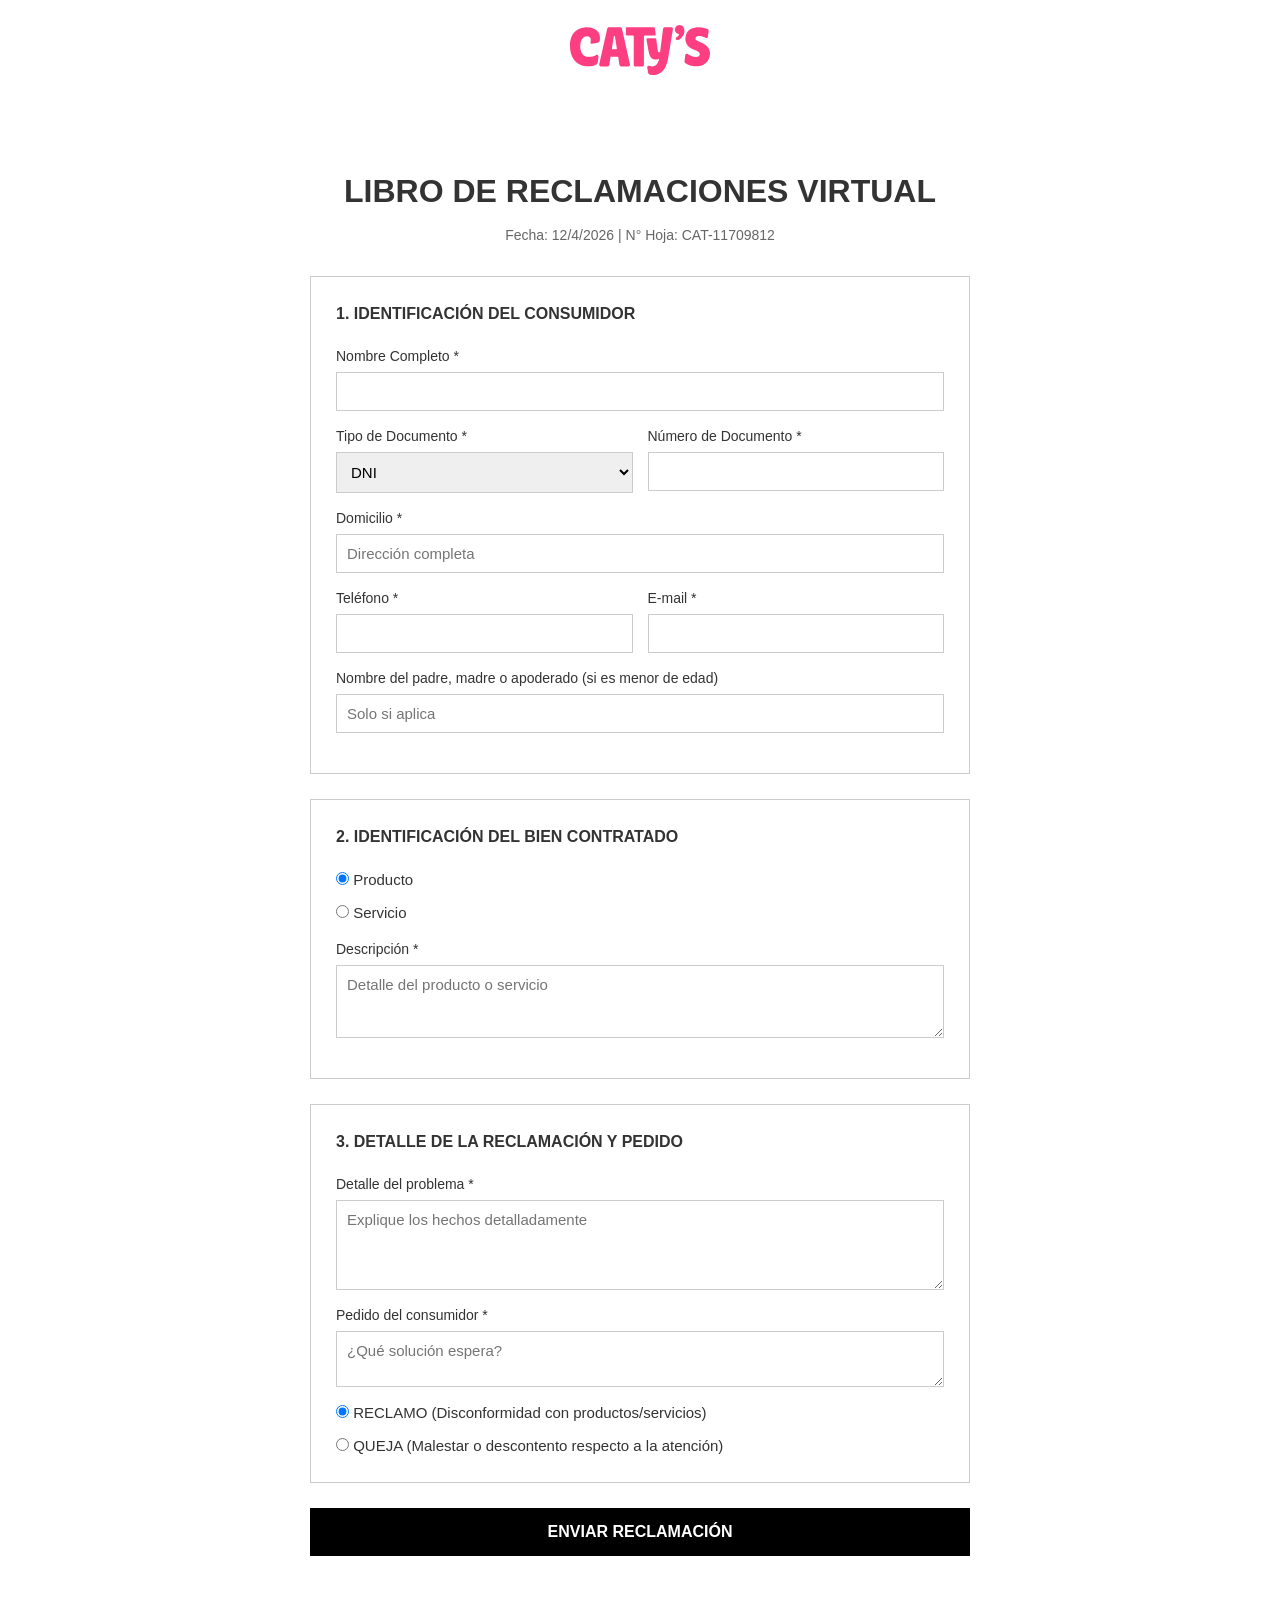
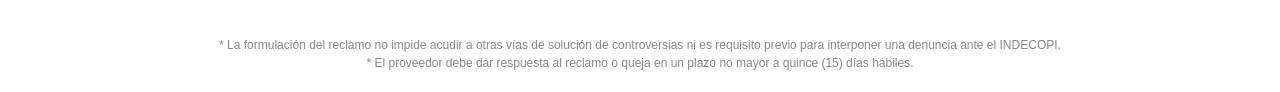
<file: cambios-devoluciones.html>
<!DOCTYPE html>
<html lang="es">
<head>
    <meta charset="UTF-8">
    <meta name="viewport" content="width=device-width, initial-scale=1.0">
    <title>Libro de Reclamaciones | Caty's</title>
    <!-- CSS independiente -->
    <link rel="stylesheet" href="/css/libro-reclamaciones.css">
</head>
<body class="rec-body">

    <header class="rec-header">
        <a href="index.html" class="logo">
            <img src="/img/Logo.svg" alt="Logo de Caty's">
        </a>
    </header>

    <main class="rec-wrapper">
        <h1 class="rec-title">LIBRO DE RECLAMACIONES VIRTUAL</h1>
        <p class="rec-meta">Fecha: <span id="fecha-actual"></span> | N° Hoja: <span id="num-hoja"></span></p>

        <form id="rec-form" class="rec-form">
            
            <!-- 1. IDENTIFICACIÓN DEL CONSUMIDOR -->
            <section class="rec-section">
                <h3>1. IDENTIFICACIÓN DEL CONSUMIDOR</h3>
                <div class="rec-input-group">
                    <label>Nombre Completo *</label>
                    <input type="text" required>
                </div>
                <div class="rec-row">
                    <div class="rec-input-group">
                        <label>Tipo de Documento *</label>
                        <select id="tipo-doc">
                            <option value="DNI">DNI</option>
                            <option value="CE">Carnet Extranjería</option>
                        </select>
                    </div>
                    <div class="rec-input-group">
                        <label>Número de Documento *</label>
                        <input type="text" id="num-doc" maxlength="8" required>
                    </div>
                </div>
                <div class="rec-input-group">
                    <label>Domicilio *</label>
                    <input type="text" placeholder="Dirección completa" required>
                </div>
                <div class="rec-row">
                    <div class="rec-input-group">
                        <label>Teléfono *</label>
                        <input type="tel" required>
                    </div>
                    <div class="rec-input-group">
                        <label>E-mail *</label>
                        <input type="email" required>
                    </div>
                </div>
                <div class="rec-input-group">
                    <label>Nombre del padre, madre o apoderado (si es menor de edad)</label>
                    <input type="text" placeholder="Solo si aplica">
                </div>
            </section>

            <!-- 2. IDENTIFICACIÓN DEL BIEN CONTRATADO -->
            <section class="rec-section">
                <h3>2. IDENTIFICACIÓN DEL BIEN CONTRATADO</h3>
                <div class="rec-radio-group">
                    <label><input type="radio" name="bien" value="producto" checked> Producto</label>
                    <label><input type="radio" name="bien" value="servicio"> Servicio</label>
                </div>
                <div class="rec-input-group" style="margin-top: 15px;">
                    <label>Descripción *</label>
                    <textarea rows="3" placeholder="Detalle del producto o servicio" required></textarea>
                </div>
            </section>

            <!-- 3. DETALLE DE LA RECLAMACIÓN -->
            <section class="rec-section">
                <h3>3. DETALLE DE LA RECLAMACIÓN Y PEDIDO</h3>
                <div class="rec-input-group">
                    <label>Detalle del problema *</label>
                    <textarea rows="4" placeholder="Explique los hechos detalladamente" required></textarea>
                </div>
                <div class="rec-input-group">
                    <label>Pedido del consumidor *</label>
                    <textarea rows="2" placeholder="¿Qué solución espera?" required></textarea>
                </div>
                <div class="rec-radio-group">
                    <label><input type="radio" name="tipo" value="reclamo" checked> RECLAMO (Disconformidad con productos/servicios)</label>
                    <label><input type="radio" name="tipo" value="queja"> QUEJA (Malestar o descontento respecto a la atención)</label>
                </div>
            </section>

            <button type="submit" class="rec-btn-submit">ENVIAR RECLAMACIÓN</button>
        </form>
    </main>

    <footer class="rec-footer">
        <p>* La formulación del reclamo no impide acudir a otras vías de solución de controversias ni es requisito previo para interponer una denuncia ante el INDECOPI.</p>
        <p>* El proveedor debe dar respuesta al reclamo o queja en un plazo no mayor a quince (15) días hábiles.</p>
    </footer>

    <script src="/js/libro-reclamaciones.js"></script>
</body>
</html>
</file>
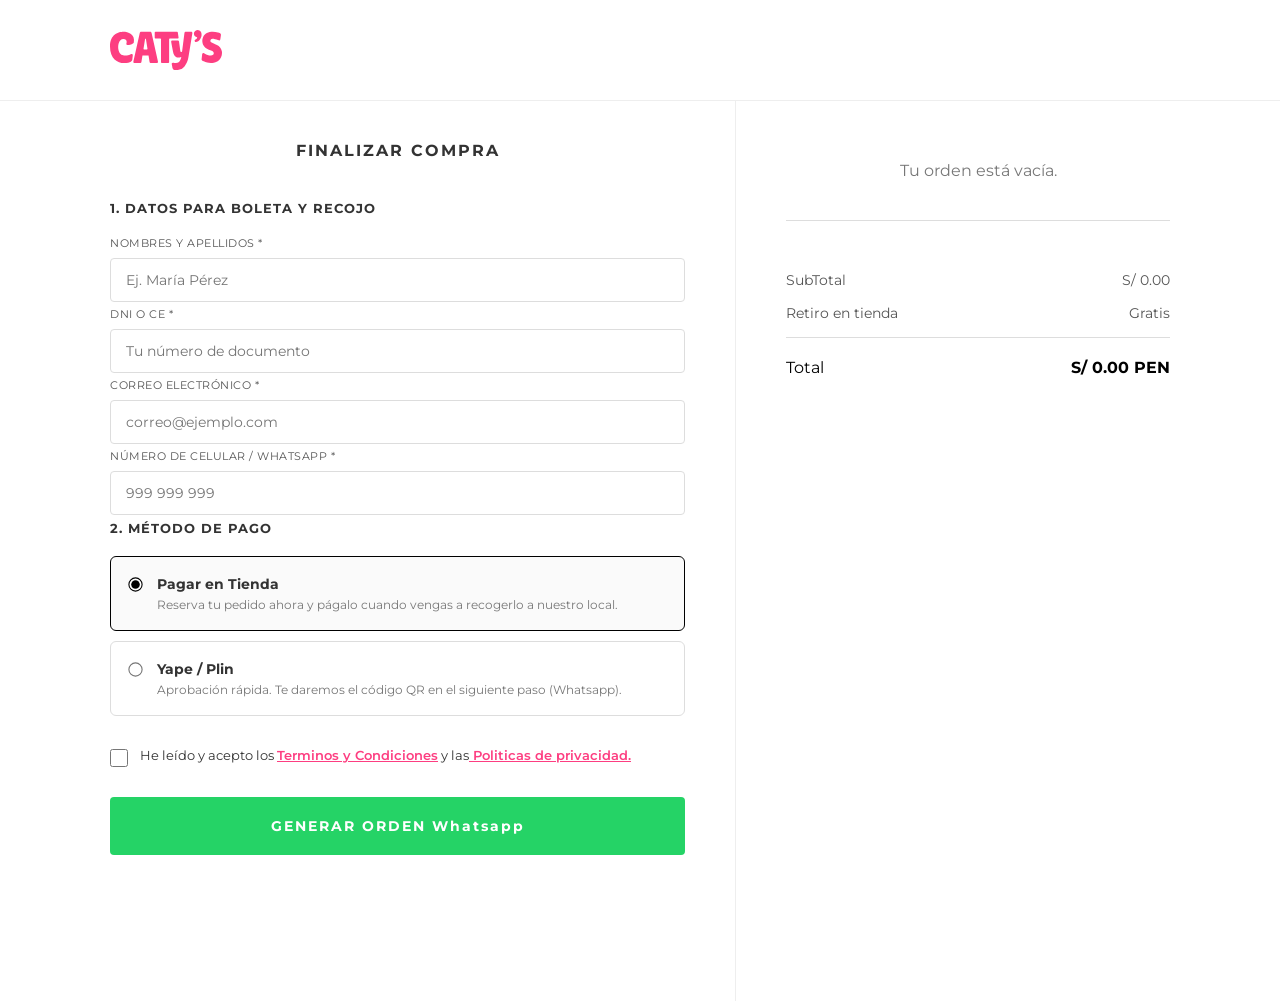
<file: checkout.html>
<!DOCTYPE html>
<html lang="es">
<head>
    <meta charset="UTF-8">
    <meta name="viewport" content="width=device-width, initial-scale=1.0">
    <title>Finalizar Compra | Tienda Caty's</title>
    <link rel="stylesheet" href="/css/style.css">
    <link rel="stylesheet" href="/css/checkout.css">
</head>

<body style="background-color: #ffffff;">

    <header class="checkout-header">
        <a href="index.html" class="logo">
            <img src="/img/Logo.svg" alt="Logo de Caty's">
        </a>
    </header>

    <div class="checkout-wrapper">
        
        <div class="checkout-left">
            <h1 class="checkout-main-title">FINALIZAR COMPRA</h1>

            <form id="checkout-form" class="checkout-form">

                <div class="form-section">
                    <h2>1. DATOS PARA BOLETA Y RECOJO</h2>
                    
                    <div class="input-group">
                        <label for="c-nombre">NOMBRES Y APELLIDOS *</label>
                        <input type="text" id="c-nombre" placeholder="Ej. María Pérez" required>
                    </div>
                    
                    <div class="input-group">
                        <label for="c-dni">DNI O CE *</label>
                        <input type="number" id="c-dni" placeholder="Tu número de documento" required>
                    </div>
                    
                    <div class="input-group">
                        <label for="c-correo">CORREO ELECTRÓNICO *</label>
                        <input type="email" id="c-correo" placeholder="correo@ejemplo.com" required>
                    </div>
                    
                    <div class="input-group">
                        <label for="c-celular">NÚMERO DE CELULAR / WHATSAPP *</label>
                        <input type="tel" id="c-celular" placeholder="999 999 999" maxlength="9" required>
                    </div>
                </div>

                <div class="form-section">
                    <h2>2. MÉTODO DE PAGO</h2>
                    
                    <div class="payment-methods">

                        <label class="payment-option">
                            <input type="radio" name="pago" value="tienda" checked>
                            <div class="payment-info">
                                <span class="payment-name">Pagar en Tienda</span>
                                <span class="payment-desc">Reserva tu pedido ahora y págalo cuando vengas a recogerlo a nuestro local.</span>
                            </div>
                        </label>
                        
                        <label class="payment-option">
                            <input type="radio" name="pago" value="yape" >
                            <div class="payment-info">
                                <span class="payment-name">Yape / Plin</span>
                                <span class="payment-desc">Aprobación rápida. Te daremos el código QR en el siguiente paso (Whatsapp).</span>
                            </div>
                        </label>
                    </div>
                </div>

                <div class="checkout-terms-group terms-desktop">
                    <input type="checkbox" id="terminos-datos-desktop" name="terminos-datos" required>
                    <label for="terminos-datos-desktop">
                        He leído y acepto los <a href="/terminos-condiciones.html" target="_blank">Terminos y Condiciones</a> y las<a href="/politicas-privacidad.html" target="_blank"> Politicas de privacidad.</a> 
                    </label>
                </div>

                <button type="submit" class="btn-checkout-final btn-desktop">GENERAR ORDEN Whatsapp</button>

            </form>
        </div>

        <div class="checkout-right">
            
            <div id="checkout-items-container" class="checkout-items-list"></div>

            <div class="checkout-totals">
                <div class="totals-row">
                    <span>SubTotal</span>
                    <span id="summary-subtotal">S/ 0.00</span>
                </div>
                <div class="totals-row">
                    <span>Retiro en tienda</span>
                    <span>Gratis</span>
                </div>
                <div class="totals-row total-final">
                    <span>Total</span>
                    <span><strong id="summary-total">S/ 0.00 PEN</strong></span>
                </div>
            </div>

            <div class="checkout-terms-group terms-mobile">
                <input type="checkbox" id="terminos-datos-mobile" name="terminos-datos-mobile">
                <label for="terminos-datos-mobile">
                    He leído y acepto los <a href="/terminos-condiciones.html" target="_blank">Terminos y Condiciones</a> y las<a href="/politicas-privacidad.html" target="_blank"> Politicas de privacidad.</a>
                </label>
            </div>

            <button type="button" class="btn-checkout-final btn-mobile">COMPRAR POR Whatsapp</button>

        </div>

    </div>

    <script src="/js/checkout.js"></script>
</body>
</html>
</file>
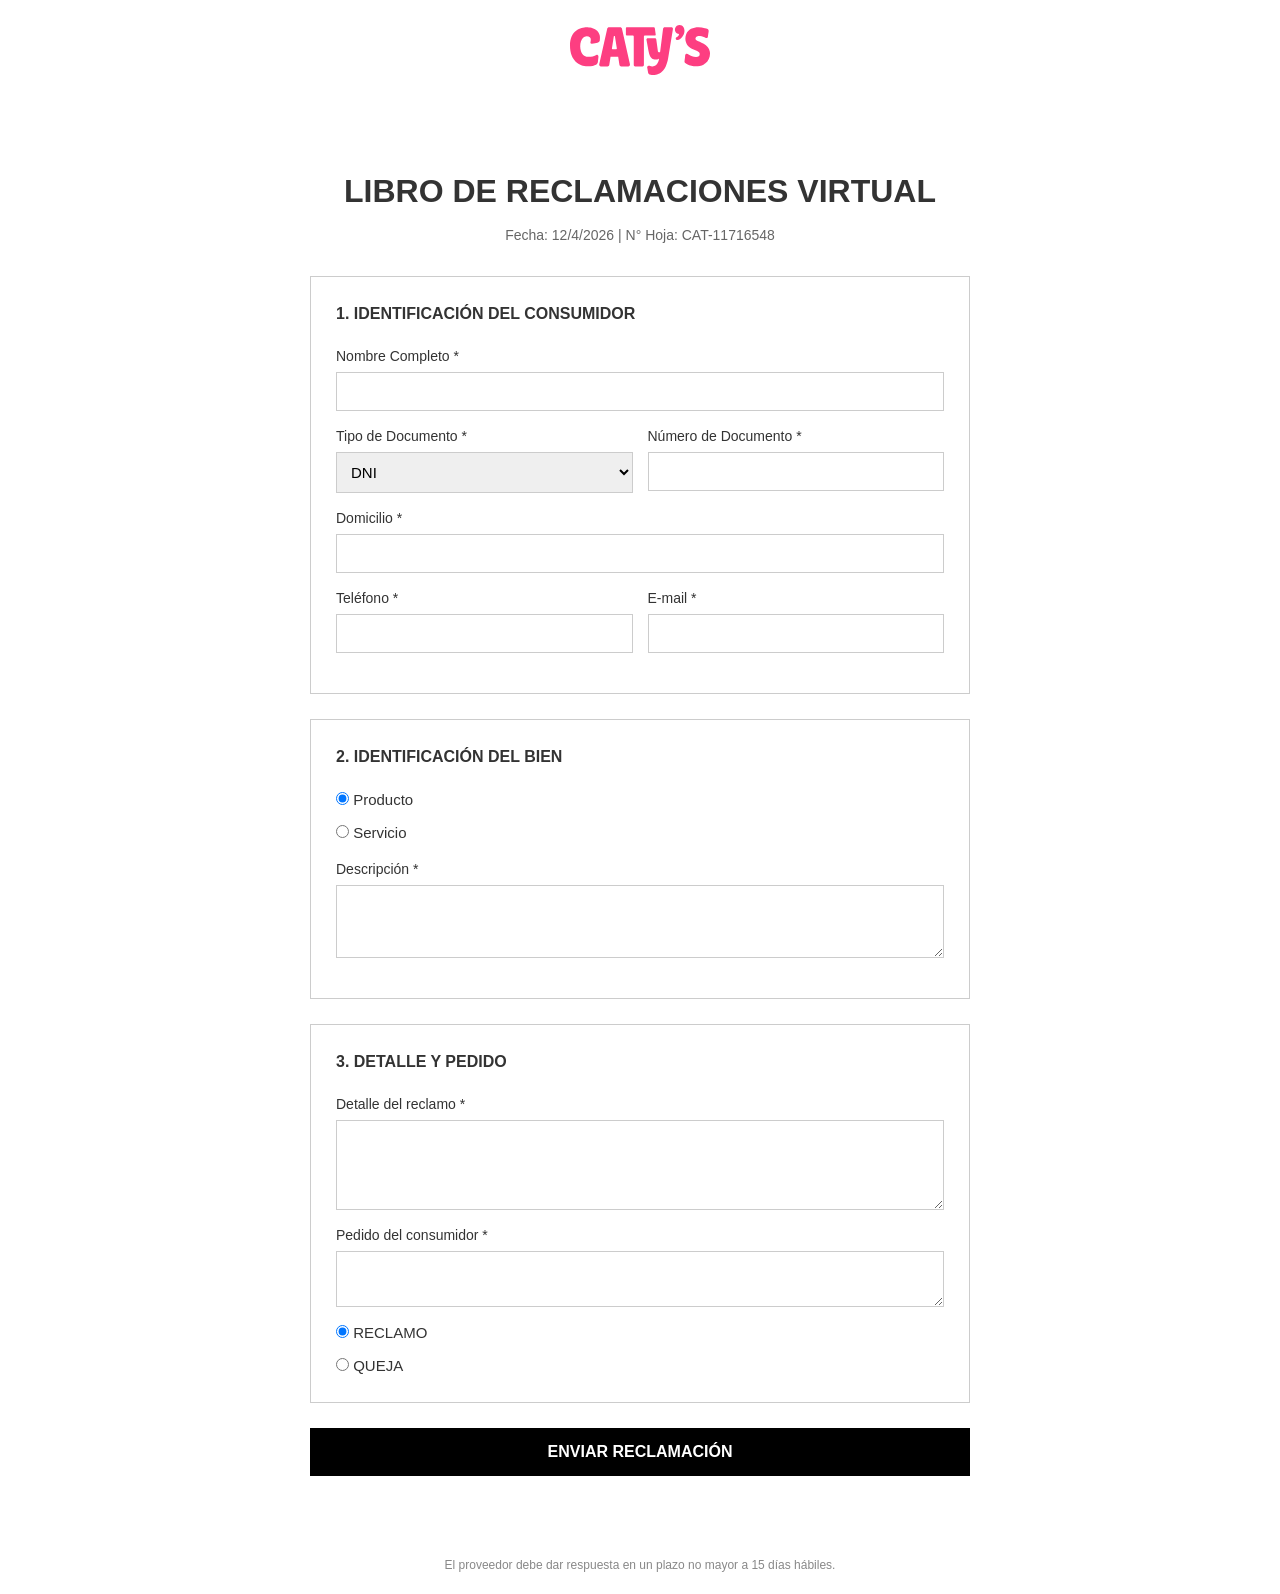
<file: libro-reclamaciones.html>
<!DOCTYPE html>
<html lang="es">
<head>
    <meta charset="UTF-8">
    <meta name="viewport" content="width=device-width, initial-scale=1.0">
    <title>Libro de Reclamaciones | Caty's</title>
    <link rel="stylesheet" href="/css/libro-reclamaciones.css">
</head>
<body class="rec-body">

    <header class="rec-header">
        <a href="index.html">
            <img src="/img/Logo.svg" alt="Logo de Caty's">
        </a>
    </header>

    <main class="rec-wrapper">
        <h1 class="rec-title">LIBRO DE RECLAMACIONES VIRTUAL</h1>
        <p class="rec-meta">Fecha: <span id="fecha-actual"></span> | N° Hoja: <span id="num-hoja"></span></p>

        <form id="rec-form" class="rec-form">
            <!-- SECCIÓN 1 -->
            <section class="rec-section">
                <h3>1. IDENTIFICACIÓN DEL CONSUMIDOR</h3>
                <div class="rec-input-group">
                    <label>Nombre Completo *</label>
                    <input type="text" required>
                </div>
                <div class="rec-row">
                    <div class="rec-input-group">
                        <label>Tipo de Documento *</label>
                        <select id="tipo-doc">
                            <option value="DNI">DNI</option>
                            <option value="CE">Carnet Extranjería</option>
                        </select>
                    </div>
                    <div class="rec-input-group">
                        <label>Número de Documento *</label>
                        <input type="text" id="num-doc" maxlength="8" required>
                    </div>
                </div>
                <div class="rec-input-group">
                    <label>Domicilio *</label>
                    <input type="text" required>
                </div>
                <div class="rec-row">
                    <div class="rec-input-group">
                        <label>Teléfono *</label>
                        <input type="tel" required>
                    </div>
                    <div class="rec-input-group">
                        <label>E-mail *</label>
                        <input type="email" required>
                    </div>
                </div>
            </section>

            <!-- SECCIÓN 2 -->
            <section class="rec-section">
                <h3>2. IDENTIFICACIÓN DEL BIEN</h3>
                <div class="rec-radio-group">
                    <label><input type="radio" name="bien" value="producto" checked> Producto</label>
                    <label><input type="radio" name="bien" value="servicio"> Servicio</label>
                </div>
                <div class="rec-input-group" style="margin-top:15px;">
                    <label>Descripción *</label>
                    <textarea rows="3" required></textarea>
                </div>
            </section>

            <!-- SECCIÓN 3 -->
            <section class="rec-section">
                <h3>3. DETALLE Y PEDIDO</h3>
                <div class="rec-input-group">
                    <label>Detalle del reclamo *</label>
                    <textarea rows="4" required></textarea>
                </div>
                <div class="rec-input-group">
                    <label>Pedido del consumidor *</label>
                    <textarea rows="2" required></textarea>
                </div>
                <div class="rec-radio-group">
                    <label><input type="radio" name="tipo" value="reclamo" checked> RECLAMO</label>
                    <label><input type="radio" name="tipo" value="queja"> QUEJA</label>
                </div>
            </section>

            <button type="submit" class="rec-btn-submit">ENVIAR RECLAMACIÓN</button>
        </form>
    </main>

    <footer class="rec-footer">
        <p>El proveedor debe dar respuesta en un plazo no mayor a 15 días hábiles.</p>
    </footer>

    <script src="/js/libro-reclamaciones.js"></script>
</body>
</html>
</file>
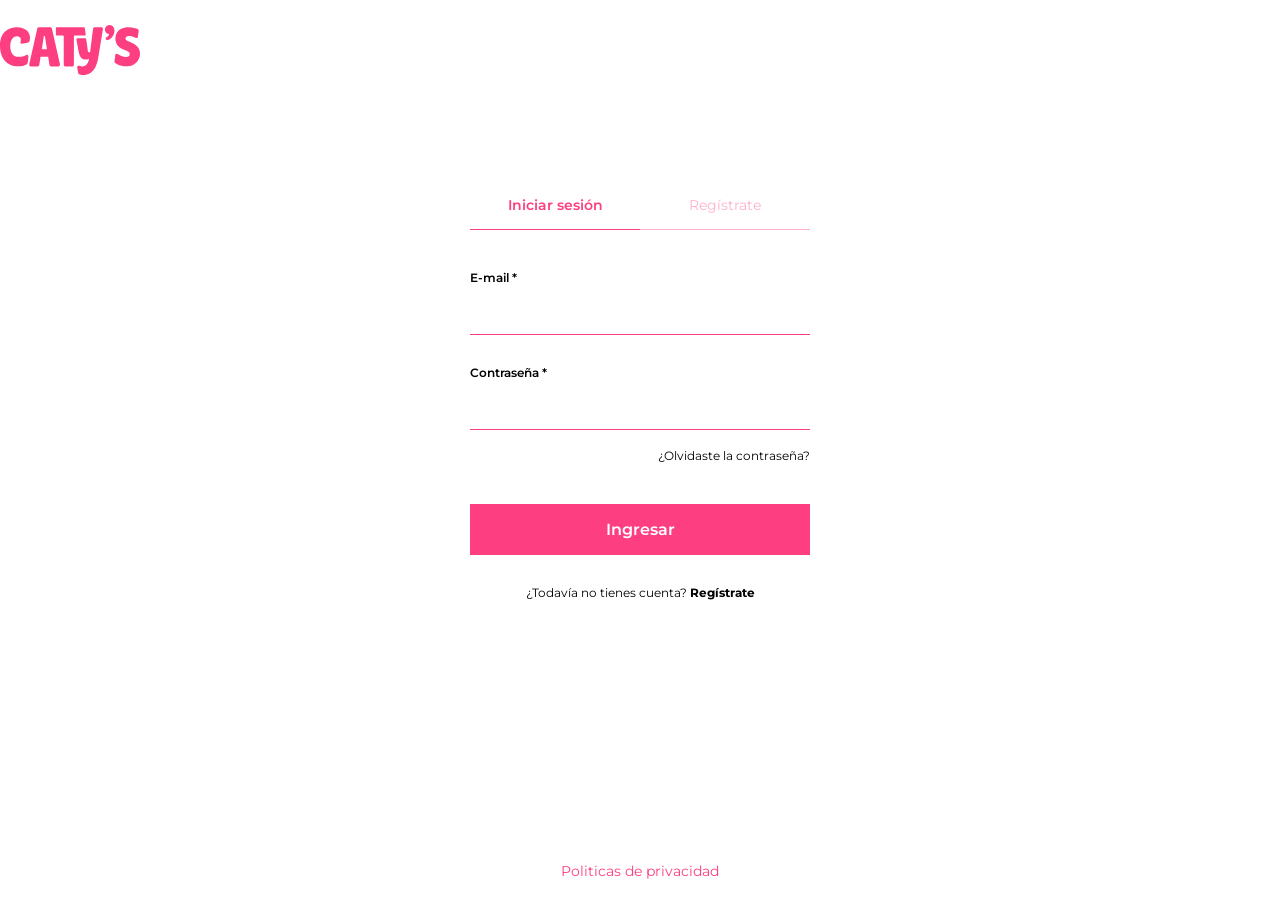
<file: mi-cuenta.html>
<!DOCTYPE html>
<html lang="es">
<head>
    <meta charset="UTF-8">
    <meta name="viewport" content="width=device-width, initial-scale=1.0">
    <title>Mi Cuenta | Tienda Caty's</title>
    <link rel="stylesheet" href="/css/style.css">
    <link rel="icon" type="image/png" href="/img/Icon.png">
</head>
<body style="background-color: #ffffff; display: flex; flex-direction: column; min-height: 100dvh; margin: 0;"></body>

   <header class="checkout-header" style="justify-content: center; padding: 25px 0; border-bottom: none;">
    <a href="/" class="logo">
        <img src="/img/Logo.svg" alt="Logo de Caty's" style="height: 50px;">
    </a>
    </header>

    <div class="account-page-wrapper">

        <div class="auth-tabs-container">
            <button class="auth-tab active" id="tab-login" onclick="cambiarPestana('login')">Iniciar sesión</button>
            <button class="auth-tab" id="tab-registro" onclick="cambiarPestana('registro')">Regístrate</button>
        </div>
        <div class="auth-view active" id="vista-login">
            <form class="auth-form">
                <div class="minimal-input-group">
                    <label>E-mail *</label>
                    <input type="email" required>
                </div>
                
                <div class="minimal-input-group">
                    <label>Contraseña *</label>
                    <input type="password" required>
                </div>
                
                <div class="forgot-pass-container">
                    <a href="#">¿Olvidaste la contraseña?</a>
                </div>
                <button type="button" class="btn-minimal-submit">Ingresar</button>
            </form>
            
            <div class="auth-switch-text">
                ¿Todavía no tienes cuenta? <span onclick="cambiarPestana('registro')">Regístrate</span>
            </div>
        </div>
        <div class="auth-view" id="vista-registro" style="display: none;">
            <form class="auth-form">
                <div class="minimal-input-group">
                    <label>Nombres *</label>
                    <input type="text" required>
                </div>

                <div class="minimal-input-group">
                    <label>E-mail *</label>
                    <input type="email" required>
                </div>
        
                <div class="minimal-input-group">
                    <label>Contraseña *</label>
                    <input type="password" required>
                </div>
                
                <button type="button" class="btn-minimal-submit">Crear una cuenta</button>
            </form>
            
            <div class="auth-switch-text">
                ¿Ya tienes cuenta? <span onclick="cambiarPestana('login')">Inicia sesión</span>
            </div>
        </div>
        
        <!-- MI CUENTA DASHBOARD -->

        <div id="vista-dashboard" class="account-dashboard" style="display: none;">
            <div class="dashboard-container">
                <aside class="dashboard-sidebar">
                    <div class="user-welcome">
                        <div class="avatar-circle">C</div>
                        <h3>¡Hola, Camila!</h3>
                        <p>Cliente VIP</p>
                    </div>
                    <nav class="dashboard-nav">
                        <a href="#" class="nav-item active">
                            <svg xmlns="http://www.w3.org/2000/svg" width="18" height="18" viewBox="0 0 24 24" fill="none" stroke="currentColor" stroke-width="2" stroke-linecap="round" stroke-linejoin="round"><rect x="3" y="3" width="7" height="7"></rect><rect x="14" y="3" width="7" height="7"></rect><rect x="14" y="14" width="7" height="7"></rect><rect x="3" y="14" width="7" height="7"></rect>
                            </svg>
                            Resumen
                        </a>
                        <a href="#" class="nav-item">

                            <svg xmlns="http://www.w3.org/2000/svg" width="18" height="18" viewBox="0 0 24 24" fill="none" stroke="currentColor" stroke-width="2" stroke-linecap="round" stroke-linejoin="round"><path d="M6 2L3 6v14a2 2 0 0 0 2 2h14a2 2 0 0 0 2-2V6l-3-4z"></path><line x1="3" y1="6" x2="21" y2="6"></line><path d="M16 10a4 4 0 0 1-8 0"></path>
                            </svg>
                            Mis Pedidos
                        </a>
                        <a href="#" class="nav-item">
                            <svg xmlns="http://www.w3.org/2000/svg" width="18" height="18" viewBox="0 0 24 24" fill="none" stroke="currentColor" stroke-width="2" stroke-linecap="round" stroke-linejoin="round"><path d="M21 10c0 7-9 13-9 13s-9-6-9-13a9 9 0 0 1 18 0z"></path><circle cx="12" cy="10" r="3"></circle>
                            </svg>
                            Direcciones
                        </a>
                        <button class="btn-logout">
                            <svg xmlns="http://www.w3.org/2000/svg" width="18" height="18" viewBox="0 0 24 24" fill="none" stroke="currentColor" stroke-width="2" stroke-linecap="round" stroke-linejoin="round"><path d="M9 21H5a2 2 0 0 1-2-2V5a2 2 0 0 1 2-2h4"></path><polyline points="16 17 21 12 16 7"></polyline><line x1="21" y1="12" x2="9" y2="12"></line>
                            </svg>
                            Cerrar Sesión
                        </button>
                    </nav>
                </aside>

                <main class="dashboard-content">
                    <section class="summary-cards">
                        <div class="card-stat">
                            <h4>Pedidos Realizados</h4>
                            <p class="stat-number">12</p>
                        </div>
                        <div class="card-stat">
                            <h4>Puntos Caty's</h4>
                            <p class="stat-number">250</p>
                        </div>
                    </section>
                    
                    <section class="dashboard-section">
                        <h3>Últimos Pedidos</h3>
                        <div class="table-responsive">
                            <table class="orders-table">
                                <thead>
                                    <tr>
                                        <th>Pedido</th>
                                        <th>Fecha</th>
                                        <th>Total</th>
                                        <th>Estado</th>
                                    </tr>
                                </thead>
                                <tbody>
                                    <tr>
                                        <td><strong>#10842</strong></td>
                                        <td>22 Jun, 2026</td>
                                        <td>S/ 145.00</td>
                                        <td><span class="badge status-delivery">En camino</span></td>
                                    </tr>
                                    <tr>
                                        <td><strong>#10711</strong></td>
                                        <td>15 May, 2026</td>
                                        <td>S/ 85.00</td>
                                        <td><span class="badge status-success">Entregado</span></td>
                                    </tr>
                                </tbody>
                            </table>
                        </div>
                    </section>
                    
                    <section class="dashboard-section">
                        <h3>Dirección de Envío Predeterminada</h3>
                        <div class="address-box">
                            <p class="address-name">Camila Rosas Solano</p>
                            <p>Av. Javier Prado Este 2450, Dpto 402</p>
                            <p>San Borja, Lima, Perú</p>
                            <p>Teléfono: +51 987 654 321</p>
                            <a href="#" class="edit-link">Editar dirección</a>
                        </div>
                    </section>
                </main>
            </div>
        </div>
    </div>

    <div class="login-footer-legal">
        <a href="/politicas-privacidad.html" class="account-privacy"> Politicas de privacidad</a>
    </div>

  

    <script src="/js/main.js"></script>
</body>
</html>
</file>
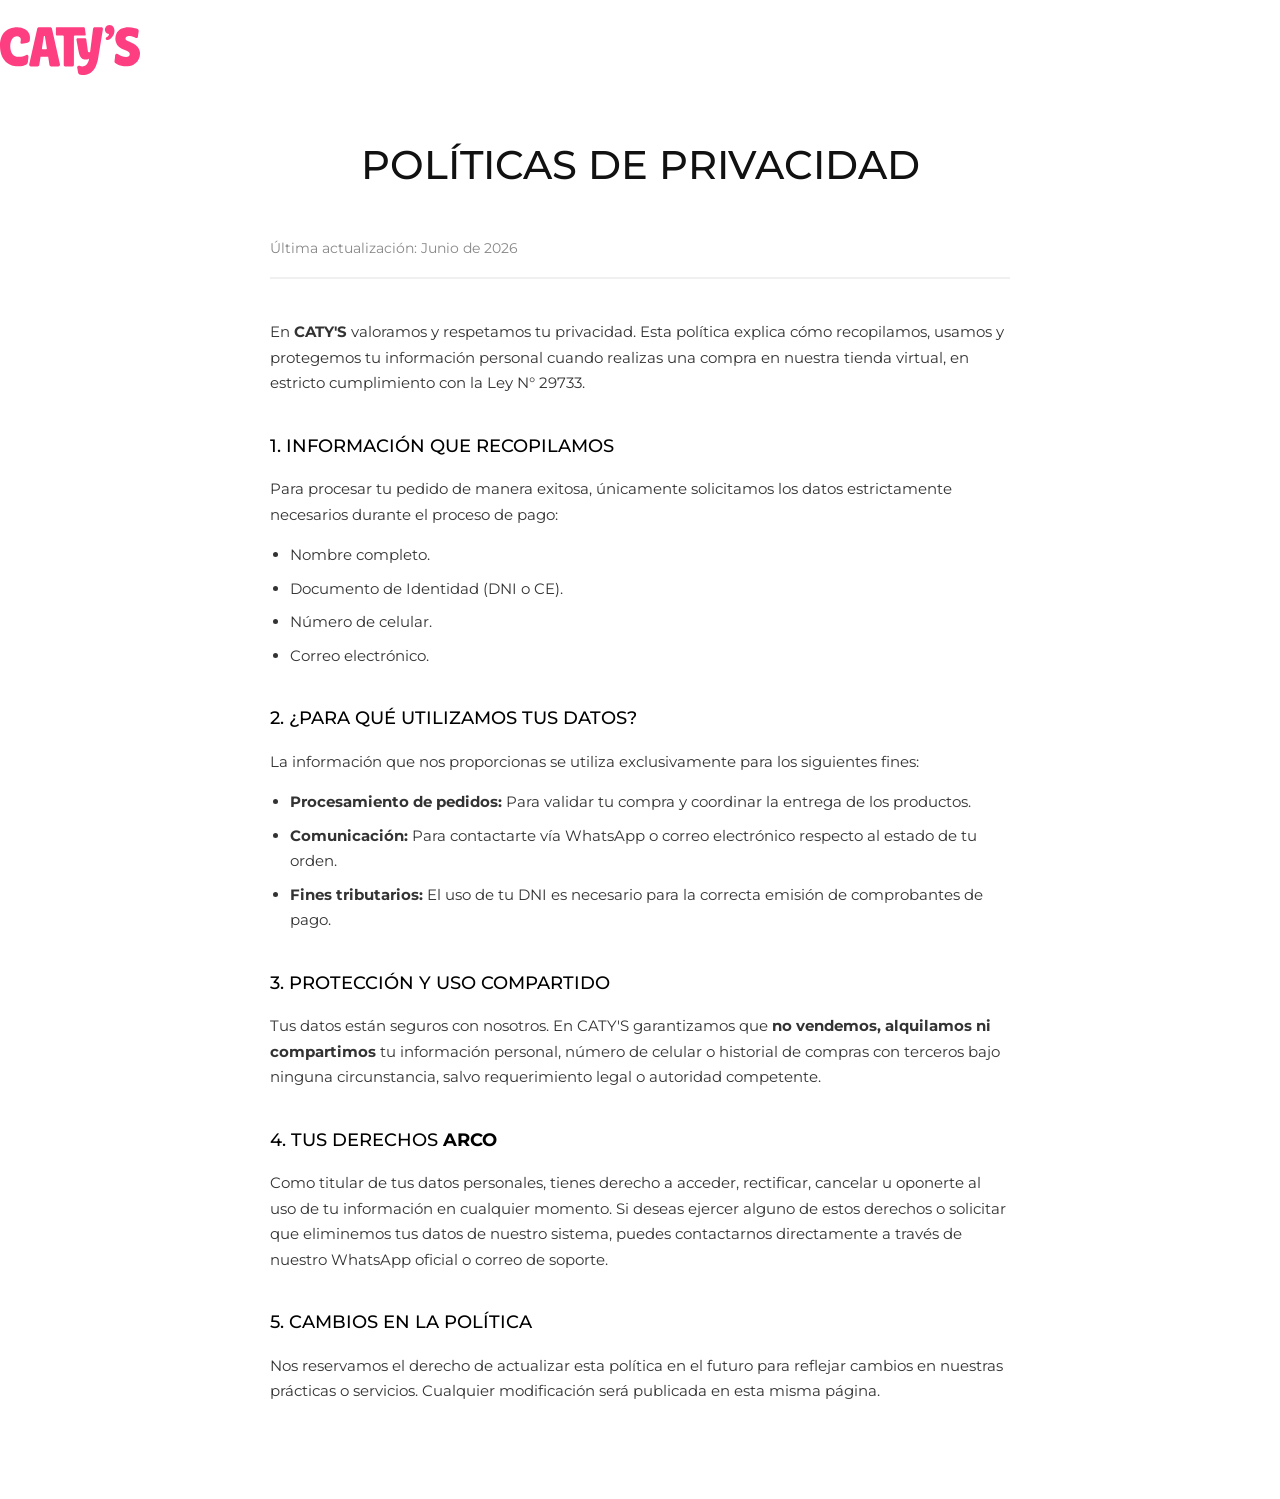
<file: politicas-privacidad.html>
<!DOCTYPE html>
<html lang="es">
<head>
    <meta charset="UTF-8">
    <meta name="viewport" content="width=device-width, initial-scale=1.0">
    <title>Políticas de Privacidad | CATY'S</title>
    <link rel="stylesheet" href="/css/style.css"> 
</head>

<body style="background-color: #ffffff; margin: 0;">

    <header class="checkout-header" style="justify-content: center; padding: 25px 0; border-bottom: none;">
        <a href="javascript:history.back()" class="logo">
            <img src="/img/Logo.svg" alt="Logo de Caty's" style="height: 50px;">
        </a>
    </header>

    <div class="privacy-wrapper">

        <div class="privacy-header">
            <h1>POLÍTICAS DE PRIVACIDAD</h1>
            <p>Última actualización: Junio de 2026</p>
        </div>

        <div class="privacy-content">
            <p>En <strong>CATY'S</strong> valoramos y respetamos tu privacidad. Esta política explica cómo recopilamos, usamos y protegemos tu información personal cuando realizas una compra en nuestra tienda virtual, en estricto cumplimiento con la Ley N° 29733.</p>

            <h3>1. INFORMACIÓN QUE RECOPILAMOS</h3>
            <p>Para procesar tu pedido de manera exitosa, únicamente solicitamos los datos estrictamente necesarios durante el proceso de pago:</p>
            <ul>
                <li>Nombre completo.</li>
                <li>Documento de Identidad (DNI o CE).</li>
                <li>Número de celular.</li>
                <li>Correo electrónico.</li>
            </ul>

            <h3>2. ¿PARA QUÉ UTILIZAMOS TUS DATOS?</h3>
            <p>La información que nos proporcionas se utiliza exclusivamente para los siguientes fines:</p>
            <ul>
                <li><strong>Procesamiento de pedidos:</strong> Para validar tu compra y coordinar la entrega de los productos.</li>
                <li><strong>Comunicación:</strong> Para contactarte vía WhatsApp o correo electrónico respecto al estado de tu orden.</li>
                <li><strong>Fines tributarios:</strong> El uso de tu DNI es necesario para la correcta emisión de comprobantes de pago.</li>
            </ul>

            <h3>3. PROTECCIÓN Y USO COMPARTIDO</h3>
            <p>Tus datos están seguros con nosotros. En CATY'S garantizamos que <strong>no vendemos, alquilamos ni compartimos</strong> tu información personal, número de celular o historial de compras con terceros bajo ninguna circunstancia, salvo requerimiento legal o autoridad competente.</p>

            <h3>4. TUS DERECHOS <strong>ARCO</strong></h3>
            <p>Como titular de tus datos personales, tienes derecho a acceder, rectificar, cancelar u oponerte al uso de tu información en cualquier momento. Si deseas ejercer alguno de estos derechos o solicitar que eliminemos tus datos de nuestro sistema, puedes contactarnos directamente a través de nuestro WhatsApp oficial o correo de soporte.</p>

            <h3>5. CAMBIOS EN LA POLÍTICA</h3>
            <p>Nos reservamos el derecho de actualizar esta política en el futuro para reflejar cambios en nuestras prácticas o servicios. Cualquier modificación será publicada en esta misma página.</p>
        </div>
    </div>

</body>
</html>
</file>
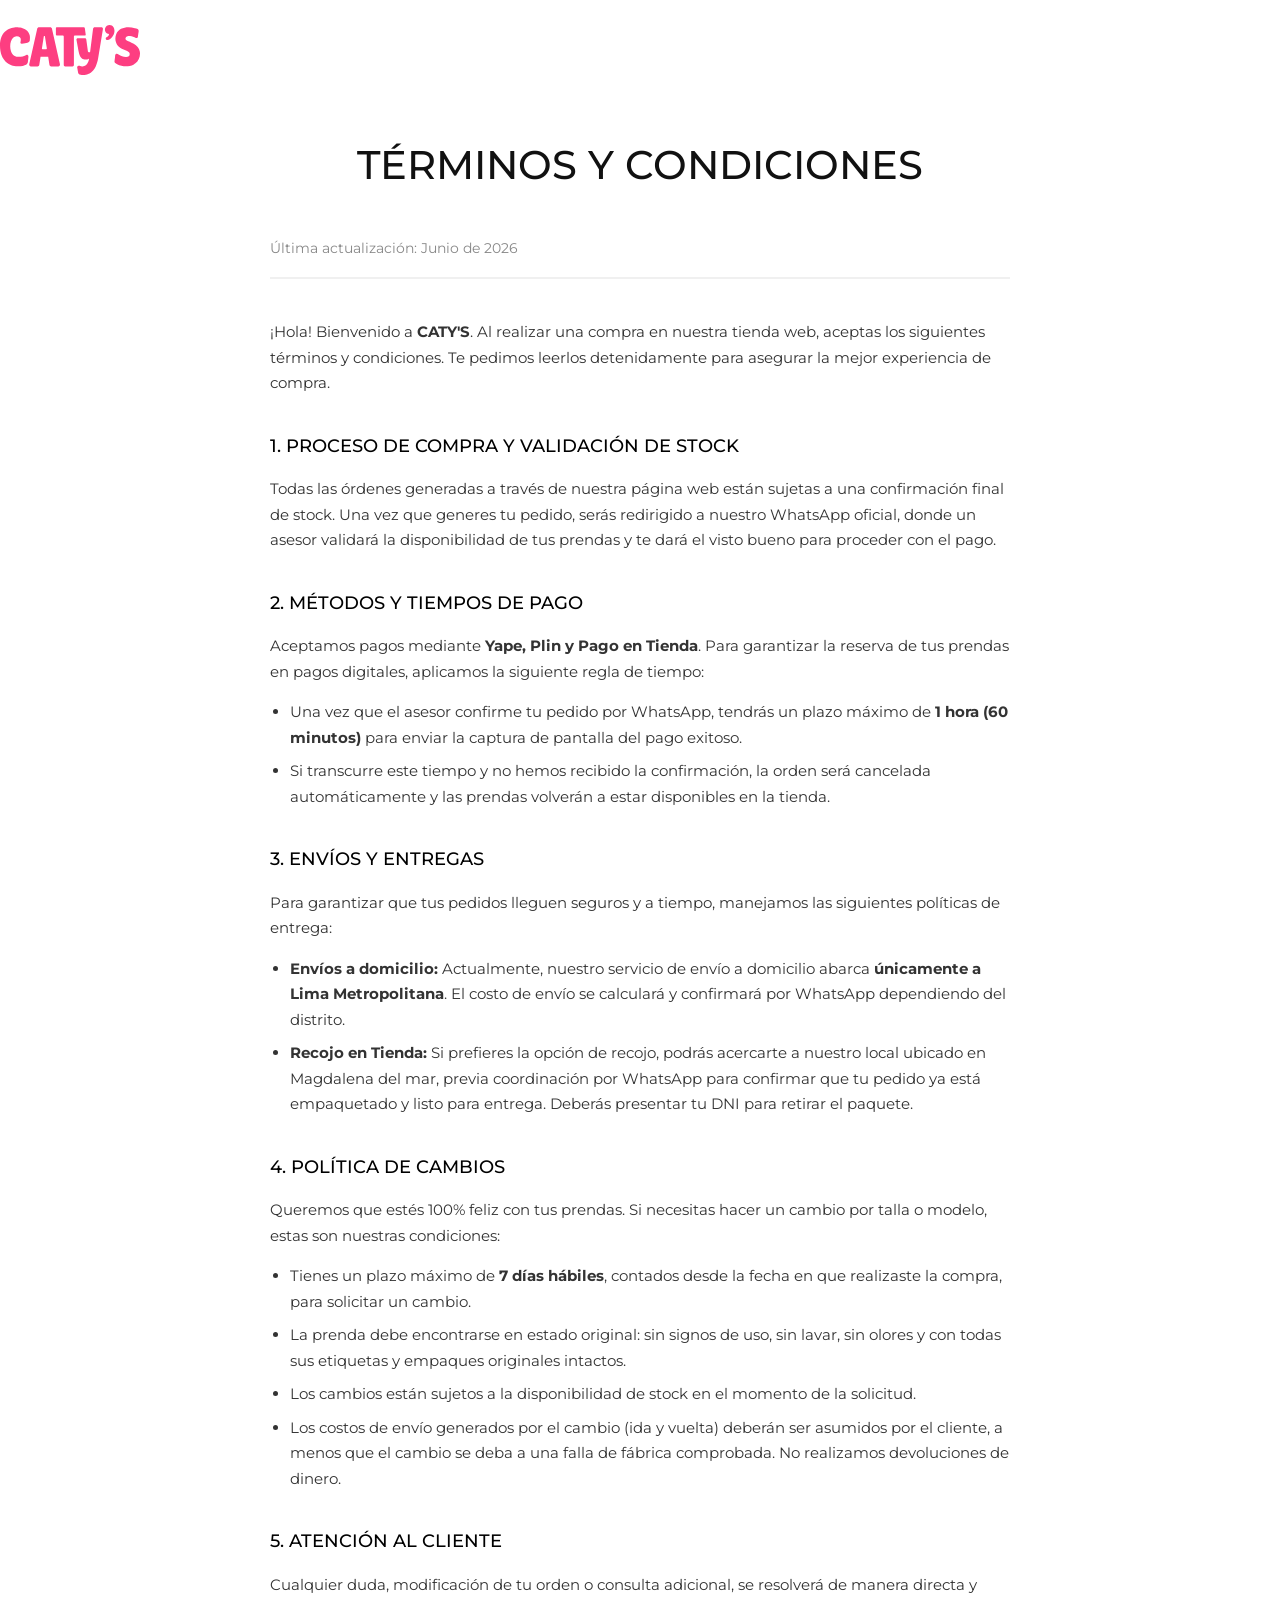
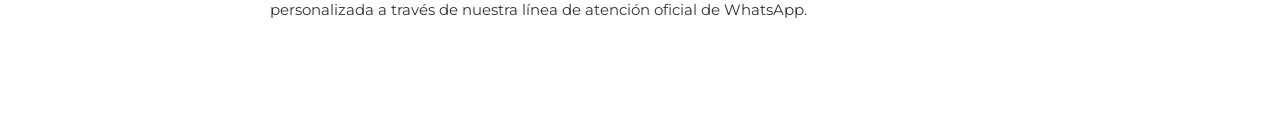
<file: terminos-condiciones.html>
<!DOCTYPE html>
<html lang="es">
<head>
    <meta charset="UTF-8">
    <meta name="viewport" content="width=device-width, initial-scale=1.0">
    <title>Términos y Condiciones | CATY'S</title>
    <link rel="stylesheet" href="/css/style.css"> 
</head>

<body style="background-color: #ffffff; margin: 0;">

    <header class="checkout-header" style="justify-content: center; padding: 25px 0; border-bottom: none;">
        <a href="javascript:history.back()" class="logo">
            <img src="/img/Logo.svg" alt="Logo de Caty's" style="height: 50px;">
        </a>
    </header>

    <div class="privacy-wrapper">
        
        <div class="privacy-header">
            <h1>TÉRMINOS Y CONDICIONES</h1>
            <p>Última actualización: Junio de 2026</p>
        </div>

        <div class="privacy-content">
            <p>¡Hola! Bienvenido a <strong>CATY'S</strong>. Al realizar una compra en nuestra tienda web, aceptas los siguientes términos y condiciones. Te pedimos leerlos detenidamente para asegurar la mejor experiencia de compra.</p>

            <h3>1. PROCESO DE COMPRA Y VALIDACIÓN DE STOCK</h3>
            <p>Todas las órdenes generadas a través de nuestra página web están sujetas a una confirmación final de stock. Una vez que generes tu pedido, serás redirigido a nuestro WhatsApp oficial, donde un asesor validará la disponibilidad de tus prendas y te dará el visto bueno para proceder con el pago.</p>

            <h3>2. MÉTODOS Y TIEMPOS DE PAGO</h3>
            <p>Aceptamos pagos mediante <strong>Yape, Plin y Pago en Tienda</strong>. Para garantizar la reserva de tus prendas en pagos digitales, aplicamos la siguiente regla de tiempo:</p>
            <ul>
                <li>Una vez que el asesor confirme tu pedido por WhatsApp, tendrás un plazo máximo de <strong>1 hora (60 minutos)</strong> para enviar la captura de pantalla del pago exitoso.</li>
                <li>Si transcurre este tiempo y no hemos recibido la confirmación, la orden será cancelada automáticamente y las prendas volverán a estar disponibles en la tienda.</li>
            </ul>

            <h3>3. ENVÍOS Y ENTREGAS</h3>
            <p>Para garantizar que tus pedidos lleguen seguros y a tiempo, manejamos las siguientes políticas de entrega:</p>
            <ul>
                <li><strong>Envíos a domicilio:</strong> Actualmente, nuestro servicio de envío a domicilio abarca <strong>únicamente a Lima Metropolitana</strong>. El costo de envío se calculará y confirmará por WhatsApp dependiendo del distrito.</li>
                <li><strong>Recojo en Tienda:</strong> Si prefieres la opción de recojo, podrás acercarte a nuestro local ubicado en Magdalena del mar, previa coordinación por WhatsApp para confirmar que tu pedido ya está empaquetado y listo para entrega. Deberás presentar tu DNI para retirar el paquete.</li>
            </ul>

            <h3>4. POLÍTICA DE CAMBIOS</h3>
            <p>Queremos que estés 100% feliz con tus prendas. Si necesitas hacer un cambio por talla o modelo, estas son nuestras condiciones:</p>
            <ul>
                <li>Tienes un plazo máximo de <strong>7 días hábiles</strong>, contados desde la fecha en que realizaste la compra, para solicitar un cambio.</li>
                <li>La prenda debe encontrarse en estado original: sin signos de uso, sin lavar, sin olores y con todas sus etiquetas y empaques originales intactos.</li>
                <li>Los cambios están sujetos a la disponibilidad de stock en el momento de la solicitud.</li>
                <li>Los costos de envío generados por el cambio (ida y vuelta) deberán ser asumidos por el cliente, a menos que el cambio se deba a una falla de fábrica comprobada. No realizamos devoluciones de dinero.</li>
            </ul>

            <h3>5. ATENCIÓN AL CLIENTE</h3>
            <p>Cualquier duda, modificación de tu orden o consulta adicional, se resolverá de manera directa y personalizada a través de nuestra línea de atención oficial de WhatsApp.</p>
        </div>
    </div>

</body>
</html>
</file>
<file: css/libro-reclamaciones.css>
:root {
    --color-primario: #FD3E81;
    --color-negro: #000000;
    --color-blanco: #FFFFFF;
}

@font-face {
    font-family: 'Montserrat';
    src: url(/fonts/Montserrat-VariableFont_wght.woff2) format('woff2');
    font-weight: 100 900;
    font-style: normal;
    font-display: swap;
}

/* RESET Y FUENTE */
* {
    margin: 0;
    padding: 0;
    box-sizing: border-box;
    font-family: sans-serif;
}

.rec-body {
    background: #fff;
    color: #333;
    line-height: 1.5;
}

/* CABECERA */
.rec-header {
    display: flex;
    justify-content: center;
    padding: 25px 0;
    border: none;
}
.rec-header img {
    height: 50px;
    width: auto;
}

/* CONTENEDOR */
.rec-wrapper {
    max-width: 700px;
    margin: 40px auto;
    padding: 20px;
}

.rec-title {
    text-align: center;
    margin-bottom: 10px;
}

.rec-meta {
    text-align: center;
    margin-bottom: 30px;
    font-size: 14px;
    color: #666;
}

/* FORMULARIO */
.rec-section {
    border: 1px solid #ccc;
    padding: 25px;
    margin-bottom: 25px;
}

.rec-section h3 {
    margin-bottom: 20px;
    font-size: 16px;
    text-transform: uppercase;
}

.rec-input-group {
    display: flex;
    flex-direction: column;
    margin-bottom: 15px;
}

.rec-input-group label {
    font-size: 14px;
    margin-bottom: 5px;
}

.rec-input-group input,
.rec-input-group select,
.rec-input-group textarea {
    padding: 10px;
    border: 1px solid #ccc;
    font-size: 15px;
}

.rec-row {
    display: grid;
    grid-template-columns: 1fr 1fr;
    gap: 15px;
}

.rec-radio-group {
    display: flex;
    flex-direction: column;
    gap: 10px;
    font-size: 15px;
}

.rec-btn-submit {
    background: #000;
    color: #fff;
    padding: 15px;
    width: 100%;
    border: none;
    cursor: pointer;
    font-size: 16px;
    font-weight: bold;
}

.rec-footer {
    text-align: center;
    padding: 20px;
    font-size: 12px;
    color: #888;
}
</file>
<file: css/style.css>
:root {
    --color-primario: #FD3E81;
    --color-negro: #000000;
    --color-blanco: #FFFFFF;
    --color-hover: #888888;
}

@font-face {
    font-family: 'Montserrat';
    src: url(/fonts/Montserrat-VariableFont_wght.woff2) format('woff2');
    font-weight: 100 900;
    font-style: normal;
    font-display: swap;
}

* {
    margin: 0;
    padding: 0;
    box-sizing: border-box;
    font-family: 'Montserrat', sans-serif;
}

body {
    background-color: #ffffff;
    color: #333333;
    overflow-x: clip;
}

/* Cinta infinita */
.announcement-bar {
    background-color: var(--color-negro);
    color: var(--color-blanco);
    text-align: center;
    padding: 10px 15px;
    font-size: 11px;
    font-weight: 500;
    letter-spacing: 1px;
    text-transform: uppercase;
    display: flex;
    justify-content: center;
    align-items: center;
    z-index: 1001;
}
.announcement-bar strong {
    color: var(--color-primario);
    margin: 0 4px;
}

.header {
    display: flex;
    justify-content: space-between;
    align-items: center;
    height: 100px;
    padding: 0 5%;
    /* border-bottom: 1px solid transparent; */
    border-bottom: 1px solid #eeeeee;
    position: sticky;
    top: 0;
    z-index: 1000;
    background-color: #ffffff;
    transition: height 0.3s ease-in-out, border-bottom 0.3s ease-in-out;
}
.header.scrolled {
    height: 90px;
}
.logo{
   display: flex;
   align-items: center;
   height: 100%;
}
.logo img ,
.logo svg{
    height: 60%;
    width: auto;
    display: block;
    transition: height 0.5s ease-in-out;
    cursor: pointer;
}
.desktop-nav {
    display: flex;
    align-items: center;
    gap: 30px;
}
.nav-link, .dropdown-toggle {
    text-decoration: none;
    color: #333333;
    font-size: 12px;
    font-weight: 600;
    text-transform: uppercase;
    letter-spacing: 1px;
    background: none;
    border: none;
    cursor: pointer;
    display: flex;
    align-items: center;
    gap: 6px;
    transition: color 0.3s ease;
    padding: 10px 0;
}
.nav-link:hover, .dropdown-toggle:hover {
    color: var(--color-primario);
}
.nav-dropdown {
    position: relative;
}
.dropdown-content {
    position: absolute;
    top: 100%;
    left: 0;
    background-color: #ffffff;
    min-width: 200px;
    box-shadow: 0 15px 35px rgba(0,0,0,0.08);
    opacity: 0;
    visibility: hidden;
    transform: translateY(15px);
    transition: all 0.3s ease;
    display: flex;
    flex-direction: column;
    z-index: 1000;
    border-top: 3px solid var(--color-primario);
}

.nav-dropdown:hover .dropdown-content {
    opacity: 1;
    visibility: visible;
    transform: translateY(0);
}

.dropdown-content a {
    padding: 15px 20px;
    text-decoration: none;
    color: #555555;
    font-size: 12px;
    text-transform: uppercase;
    letter-spacing: 1px;
    border-bottom: 1px solid #f5f5f5;
    transition: background-color 0.3s ease, color 0.3s ease, padding-left 0.3s ease;
}

.dropdown-content a:hover {
    color: var(--color-primario);
    background-color: #fafafa;
    padding-left: 25px;
}

.hamburger-btn {
    display: none;
}

.mobile-sidebar {
    position: fixed;
    top: 0;
    left: -100%;
    width: 100%;
    height: 100vh;
    background-color: #ffffff;
    z-index: 2000;
    display: flex;
    flex-direction: column;
    transition: left 0.4s ease-in-out;
}

.mobile-sidebar.open {
    left: 0;
}

.mobile-sidebar-header {
    display: flex;
    justify-content: space-between;
    align-items: center;
    padding: 15px 20px;
    height: 70px;
}

.mobile-sidebar-logo {
    position: absolute;
    left: 50%;
    transform: translateX(-50%);
    height: 30px;
}

.mobile-sidebar-logo img {
    height: 100%;
    width: auto;
}

.mobile-sidebar-icons {
    display: flex;
    gap: 15px;
}

.mobile-menu-title {
    font-size: 16px;
    font-weight: 500;
    color: #333333;
    padding: 20px;
    border-bottom: 1px solid #e0e0e0;
    letter-spacing: 1px;
}

.mobile-nav-content {
    padding: 30px 20px;
    display: flex;
    flex-direction: column;
    gap: 30px;
    overflow-y: auto;
}

.mobile-nav-content a, .mobile-dropdown-toggle {
    text-decoration: none;
    color: #333333;
    font-size: 13px;
    font-weight: 400;
    text-transform: uppercase;
    letter-spacing: 1px;
    display: flex;
    justify-content: space-between;
    align-items: center;
    width: 100%;
    background: none;
    border: none;
    cursor: pointer;
}

.nav-dropdown:hover .dropdown-toggle svg {
    transform: rotate(180deg);
}

.mobile-dropdown-content {
    display: none;
    flex-direction: column;
    gap: 20px;
    padding: 20px 0 10px 15px;
    border-left: 1px solid #eeeeee;
    margin-top: 5px;
}

.mobile-dropdown-content.open {
    display: flex;
}

.mobile-dropdown-content a {
    font-size: 12px;
    color: #666666;
    text-transform: capitalize;
}

.icon-btn.hamburger-btn {
    display: none;
}

.navigation {
    display: flex;
    align-items: center;
    gap: 20px;
}

.icon-btn {
    background: none;
    border: none;
    color: var(--color-negro);
    cursor: pointer;
    display: flex;
    align-items: center;
    justify-content: center;
    padding: 5px;
    position: relative;
    transition: color 0.3s ease;
}

.icon-btn:hover {
    color: var(--color-hover);
    transform: scale(1.1);
}

/* Alertas  */

.toast-container {
    position: fixed;
    top: 30px;
    left: 50%;
    transform: translateX(-50%);
    z-index: 9999;
    display: flex;
    flex-direction: column;
    align-items: center;
    gap: 15px;
}

.toast {
    background-color: #EFEFEF; 
    border-radius: 10px;
    padding: 15px 25px 15px 15px;
    display: flex;
    align-items: center;
    gap: 20px;
    box-shadow: 0 10px 25px rgba(0,0,0,0.08);
    min-width: 450px;
    max-width: 600px;

    transform: translateY(-120%);
    opacity: 0;
    transition: all 0.4s cubic-bezier(0.68, -0.55, 0.265, 1.55);
}

.toast.show {
    transform: translateY(0);
    opacity: 1;
}

.toast-icon-wrapper {
    width: 48px;
    height: 48px;
    border-radius: 50%;
    background-color: #e2e2e2;
    display: flex;
    align-items: center;
    justify-content: center;
    flex-shrink: 0;
}

.toast-icon-inner {
    width: 32px;
    height: 32px;
    border-radius: 50%;
    background-color: var(--color-primario);
    display: flex;
    align-items: center;
    justify-content: center;
    color: #ffffff;
}

.toast-icon-inner svg {
    width: 18px;
    height: 18px;
    stroke-width: 3;
}

.toast-message {
    font-size: 14px;
    color: #333333;
    line-height: 1.5;
    font-weight: 500;
}




.cart-count {
    position: absolute;
    top: -2px;
    right: -5px;
    background-color: var(--color-primario);
    color: var(--color-blanco);
    font-size: 10px;
    font-weight: bold;
    width: 16px;
    height: 16px;
    border-radius: 50%;
    display: flex;
    align-items: center;
    justify-content: center;
}

.cart-overlay{
    position:fixed;
    top: 0;
    left: 0;
    width: 100%;
    height: 100vh;
    background-color: rgba(0, 0, 0, 0.4);
    z-index: 1500;
    opacity: 0;
    visibility: hidden;
    transition: opacity 0.4s ease, visibility 0.4s ease;
}

.cart-sidebar{
    position: fixed;
    top: 0;
    right: -100%;
    width: 100%; 
    max-width: 450px; 
    height: 100dvh;
    background-color: #ffffff;
    z-index: 2000;
    display: flex;
    flex-direction: column;
    transition: right 0.4s ease-in-out;
    
    font-size: 13px;
    font-weight: 500;
    text-transform: uppercase;
    letter-spacing: 1px;
}

.cart-sidebar.open {
    right: 0;
}

.cart-overlay.active{
    opacity: 1;
    visibility: visible;
}

.cart-header{
    display: flex;
    justify-content: space-between;
    align-items: center;
    padding: 20px;
    border-bottom: 1px solid #eeeeee;
}

.close-cart {
    background: none;
    border: none;
    cursor: pointer;
    color: #333333;
    display: flex;
    transition: color 0.3s ease;
}

.close-cart:hover{
    color: var(--color-hover);
}

.cart-content{
    flex-grow: 1;
    padding: 20px;
    overflow-y: auto;
    max-height: calc(100dvh - 200px);
}

.Tucarrito{
    font-size: 13px;
    font-weight: 500;
    text-transform: uppercase;
    letter-spacing: 1px;
}

.empty-cart-state{
    display: flex;
    flex-direction: column;
    align-items: center;
    justify-content: center;
    height: 100%;
    padding-top: 40px;
}

.empty-title{
    font-size: 11px;
    color: #888888;
    letter-spacing: 1px;
    margin-bottom: 30px;
}

.empty-icon{
    width: 90px;
    height: 90px;
    margin-bottom: 20px;
}

.empty-subtitle{
    font-size: 14px;
    color: #333333;
    margin-bottom: 30px;
}

.btn-start-shopping{
    width: 70%;
    padding: 30px;
    background-color: #000000;
    color: #ffffff;
    border: none;
    font-size: 12px;
    font-weight: bold;
    letter-spacing: 1px;
    cursor: pointer;
    transition:opacity 0.3s ease;
}

.btn-start-shopping:hover{
    opacity: 0.8;
}

.banner{
    width: 100%;
    aspect-ratio: 2/1;
    background-color: #f9f9f9;
    background-size: cover;
    background-position: center;
    background-repeat: no-repeat;
    cursor: pointer;
    position: relative;
}

.banner-capa-transicion {
    position: absolute;
    top: 0;
    left: 0;
    width: 100%;
    height: 100%;
    background-size: cover;
    background-position: center;
    background-repeat: no-repeat;
    opacity: 0;
    transition: opacity 1s ease-in-out;
    pointer-events: none;
}

#titulo-categoria {
    text-align: left;
    font-size: 20px;
    color: #333333;
    margin: -50px 0 30px -150px !important;
    letter-spacing: 2px;
    font-weight: 300;
    width: auto;
}

.resaltado-busqueda {
    color: var(--color-primario);
    font-weight: 400;
}



.featured-categories {
    width: 100%;
    max-width: 1200px;
    margin: 40px auto;
    padding: 0 4%;
}

.categories-container{
    display: flex;
    justify-content: center;
    align-items: center;
    gap: 40px;
    overflow-x: auto;
    padding-top: 15px;
    padding-bottom: 15px;
    scrollbar-width: none;
}

.categories-container::-webkit-scrollbar {
    display: none;
}

.category-item {
    display: flex;
    flex-direction: column;
    align-items: center;
    text-decoration: none;
    color: #333333;
    gap: 15px;
    min-width: 100px;
    transition: transform 0.3s ease;
}

.category-img {
    width: 120px;
    height: 120px;
    border-radius: 20px;
    overflow: hidden;
    background-color: #f5f5f5;
    box-shadow: 0 4px 10px rgba(0,0,0,0.05);
    border: 2px solid transparent;
    transition: all 0.3s ease;
}

.category-img img{
    width: 100%;
    height: 100%;
    object-fit: cover;
    object-position: top;
}

.category-item:hover {
    transform: translateY(-5px);
}

.category-item:hover .category-img {
    border-color: var(--color-primario);
    box-shadow: 0 8px 15px rgba(253, 62, 129, 0.2);
}

.category-item span {
    font-size: 13px;
    font-weight: 500;
    text-transform: capitalize;
    letter-spacing: 0.5px;
    transition: color 0.3s ease;
}

.category-item:hover span {
    color: var(--color-primario);
}

.section-title{
    width: auto;
    max-width: 1200px; 
    margin: 40px auto 20px auto; 
   padding-right: 20px;
   padding-left: 165px;
    text-align: left; 
    font-size: 24px; 
    color: #000000;
    font-weight: 400;
}

.marquee-container {
    width: 100%;
    background-color: var(--color-negro);
    color: var(--color-blanco);
    padding: 12px 0;
    overflow: hidden;
    display: flex;
    align-items: center;
}

.marquee-track {
    display: flex;
    width: max-content;
    animation: marqueeScroll 20s linear infinite;
}

.marquee-container:hover .marquee-track {
    animation-play-state: paused;
}

.marquee-content {
    display: flex;
    gap: 50px;
    padding-right: 50px;
}

.marquee-content span {
    font-size: 12px;
    font-weight: 500;
    letter-spacing: 1px;
    text-transform: uppercase;
    white-space: nowrap;
}

.marquee-content strong {
    color: var(--color-primario);
    margin: 0 4px;
}

.shadow-divider{
    width: 100%;
    height: 20px;
    background: linear-gradient(to bottom, rgba(0, 0, 0, 0.1) 0%, transparent 100%);
    margin-top: 60px;
    margin-bottom: 10px;
}

.catalogo {
    width: 100%;
    max-width: 1200px;
    margin: 0 auto;
    padding: 5px 4% 60px;

}

#contenedor-relacionados{
    max-width: 100% !important;
    gap: 50px !important;
    padding: 0 10px !important;
    margin: 0 auto;
}

.product-grid {
    display: grid;
    grid-template-columns: repeat(2, 1fr);
    gap: 30px;
    width: 100%;
    max-width: 900px;
    margin: 0 auto;
    padding: 20px 15px;
}

.grid-4-cols{
    display: grid;
    grid-template-columns: repeat(4, 1fr);
    gap: 25px;
    width: 100%;
    max-width: 1200px;
    margin: 0 auto;
}

.product-card {
    text-align: left;
    cursor: pointer;
    text-decoration: none;
    color: var(--color-negro);
}

.product-image {
    width: 100%;
    aspect-ratio: 4/5;
    background-color: #e0e0e0;
    position: relative;
    overflow: hidden;
}

.product-image img {
    width: 100%;
    height: 100%;
    object-fit: cover;
    object-position: center top;
    display: block;
    transition: transform 0.6s ease;
}

.product-card:hover .product-image img {
    transform: scale(1.09);
}

.product-info {
    padding: 15px;
    border: 1px solid #eaeaea;
    border-top: none;
    background-color: #ffffff;
}

.product-info h3 {
    font-size: 13px;
    font-weight: 500;
    text-transform: uppercase;
    letter-spacing: 1px;
    margin-bottom: 8px;
}

.product-pricing{
    display: flex;
    align-items: center;
    gap: 12px;
}

.old-price{
    font-size: 11px;
    color: #999999;
    text-decoration: line-through;
}

.new-price{
    font-size: 14px;
    color: #333333;
}

.product-info p {
    font-size: 14px;
    color: #666;
    margin-top: 8px;
}
.badge-oferta{
    position: absolute;
    top: 15px;
    left: 15px;
    background-color: var(--color-primario);
    color: white;
    padding: 5px 12px;
    font-size: 11px;
    font-weight: bold;
    text-transform: uppercase;
}

.product-page-container {
    width: 100%;
    max-width: 1200px;
    margin: 0 auto;
    padding: 20px 4% 80px;
}
.breadcrumbs {
    font-size: 12px;
    color: #888888;
    margin-bottom: 30px;
    letter-spacing: 0.5px;
}
.breadcrumbs a {
    text-decoration: none;
    color: #555555;
    transition: color 0.3s ease;
}
.breadcrumbs a:hover {
    color: var(--color-primario);
}
.breadcrumbs span {
    margin: 0 5px;
}
.breadcrumbs .current {
    color: var(--color-negro);
    font-weight: 500;
}
.product-detail-grid {
    display: grid;
    grid-template-columns: 1.1fr 0.9fr;
    gap: 60px;
    align-items: start;
}
.product-images-gallery {
    display: flex;
    flex-direction: column;
    gap: 15px;
}

.main-product-stage {
    width: 100%;
    aspect-ratio: 4/5;
    background-color: #f5f5f5;
    position: relative;
    overflow: hidden;
}
.main-product-stage img {
    width: 100%;
    height: 100%;
    object-fit: cover;
    object-position: center top;
}

.detail-badge-oferta {
    position: absolute;
    top: 20px;
    left: 20px;
    background-color: var(--color-primario);
    color: #ffffff;
    padding: 6px 15px;
    font-size: 11px;
    font-weight: bold;
    text-transform: uppercase;
    letter-spacing: 0.5px;
}

.thumbnail-list {
    display: flex;
    gap: 10px;
}

.thumbnail-list img {
    width: 70px;
    height: 85px;
    object-fit: cover;
    cursor: pointer;
    border: 1px solid #e0e0e0;
    transition: border-color 0.3s ease;
}

.single-product-title {
    font-size: 28px;
    font-weight: 500;
    color: var(--color-negro);
    margin-bottom: 15px;
    text-transform: uppercase;
    letter-spacing: 0.5px;
}

.single-product-pricing {
    display: flex;
    align-items: center;
    gap: 15px;
    margin-bottom: 25px;
}

.single-old-price {
    font-size: 14px;
    color: #999999;
    text-decoration: line-through;
}

.single-new-price {
    font-size: 22px;
    color: var(--color-negro);
    font-weight: 5SKU00;
}

.product-info-panel {
    display: flex;
    flex-direction: column;
}

.single-product-excerpt {
    font-size: 14px;
    color: #666666;
    line-height: 1.8;
    margin-bottom: 30px;
}

.thumbnail-list img.active, .thumbnail-list img:hover {
    border-color: var(--color-primario);
}

.selector-container {
    margin-bottom: 35px;
}

.selector-label {
    display: block;
    font-size: 11px;
    font-weight: 700;
    text-transform: uppercase;
    color: #888888;
    letter-spacing: 1px;
    margin-bottom: 12px;
}

.size-options {
    display: flex;
    gap: 12px;
}

.size-btn {
    background-color: #ffffff;
    border: 1px solid #dddddd;
    width: 45px;
    height: 45px;
    display: flex;
    align-items: center;
    justify-content: center;
    font-size: 13px;
    font-weight: 600;
    cursor: pointer;
    transition: all 0.3s ease;
}

.size-btn:hover {
    border-color: var(--color-negro);
}

.size-btn.active {
    background-color: var(--color-negro);
    border-color: var(--color-negro);
    color: #ffffff;
}
.quantity-container {
    margin-bottom: 35px;
}
.quantity-box {
    display: flex;
    align-items: center;
    border: 1px solid #dddddd;
    width: 130px;
    height: 45px;
    background-color: #ffffff;
}
.qty-btn {
    background: none;
    border: none;
    width: 40px;
    height: 100%;
    font-size: 18px;
    color: #666666;
    cursor: pointer;
    display: flex;
    align-items: center;
    justify-content: center;
    transition: color 0.3s ease;
}
.qty-btn:hover {
    color: var(--color-negro);
}
.qty-input {
    width: 50px;
    height: 100%;
    border: none;
    text-align: center;
    font-size: 14px;
    font-weight: 500;
    color: var(--color-negro);
    outline: none;
    background: transparent;
}


/* Botón Añadir al Carrito */
.btn-main-add-to-cart {
    width: 100%;
    padding: 18px;
    background-color: var(--color-negro);
    color: #ffffff;
    border: none;
    font-size: 13px;
    font-weight: 700;
    letter-spacing: 1.5px;
    cursor: pointer;
    display: flex;
    align-items: center;
    justify-content: center;
    gap: 10px;
    transition: opacity 0.3s ease;
    margin-bottom: 35px;
}

.btn-main-add-to-cart:hover {
    opacity: 0.85;
}

.extra-product-details {
    border-top: 1px solid #eeeeee;
    padding-top: 25px;
    display: flex;
    flex-direction: column;
    gap: 12px;
}

.detail-row {
    font-size: 13px;
    color: #555555;
}

.detail-row strong {
    color: var(--color-negro);
    display: inline-block;
    width: 90px;
}

.product-actions {
    display: flex;
    flex-direction: column;
    gap: 12px;
    margin-bottom: 35px;
}

.btn-add-to-cart,
.btn-buy-now {
    width: 100%;
    padding: 18px;
    font-size: 13px;
    font-weight: 700;
    letter-spacing: 1.5px;
    cursor: pointer;
    display: flex;
    align-items: center;
    justify-content: center;
    gap: 10px;
    transition: all 0.3s ease;
}

.btn-add-to-cart:hover {
    background-color: #f5f5f5;
}

.btn-add-to-cart {
    background-color: #ffffff;
    color: var(--color-negro);
    border: 1px solid var(--color-negro);
}

.btn-buy-now {
    background-color: var(--color-negro);
    color: #ffffff;
    border: 2px solid var(--color-negro);
}

.btn-buy-now:hover {
    opacity: 0.85;
}

/* PRODCUTOS EN EL CARRITO */

.cart-item {
    display: flex;
    align-items: center;
    gap: 15px;
    padding: 15px 0;
    border-bottom: 1px solid #eeeeee;
    animation: fadeIn 0.3s ease;
}

.cart-item-img {
    width: 70px;
    height: 90px;
    object-fit: cover;
    background-color: #f5f5f5;
}

.cart-item-info {
    flex-grow: 1;
    display: flex;
    flex-direction: column;
    gap: 6px;
}

.cart-item-info h4 {
    font-size: 12px;
    font-weight: 700;
    color: var(--color-negro);
}

.cart-item-size, .cart-item-qty {
    font-size: 11px;
    color: #666666;
    text-transform: none;
}

.cart-item-price {
    font-size: 13px;
    font-weight: 600;
    color: var(--color-primario);
}

.remove-item {
    background: none;
    border: none;
    font-size: 16px;
    color: #999999;
    cursor: pointer;
    padding: 5px;
    transition: color 0.3s ease;
}

.remove-item:hover {
    color: var(--color-negro);
}

.cart-footer {
    padding: 20px;
    border-top: 1px solid #eeeeee;
    background-color: #ffffff;
    flex-shrink: 0;
    position: sticky;
    bottom: 0;
    z-index: 10;
}
.cart-total {
    display: flex;
    justify-content: space-between;
    align-items: center;
    font-size: 15px;
    font-weight: 500;
    color: var(--color-negro);
    margin-bottom: 20px;
    text-transform: none;
}
.total-price {
    font-size: 16px;
    font-weight: 500;
}
.btn-checkout {
    width: 100%;
    padding: 18px;
    background-color: var(--color-negro);
    color: #ffffff;
    border: none;
    font-size: 13px;
    font-weight: 700;
    letter-spacing: 1.5px;
    cursor: pointer;
    transition: opacity 0.3s ease;
}
.btn-checkout:hover {
    opacity: 0.85;
}

     /* SEACH */

.search-bar-container{
    position: fixed;
    top: 0;
    left: 0;
    width: 100%;
    height: 12vh;
    min-height: 100px;
    background-color: #ffffff;
    z-index: 2000;
    display: flex;
    align-items: center;
    justify-content: center;

    transform: translateY(-100%);
    transition: transform 0.4s ease-in-out;
}

.search-bar-container.active {
    transform: translateY(0);
}

.search-content {
    width: 90%;
    max-width: 800px;
    display: flex;
    align-items: center;
    gap: 15px;
}

.submit-search{
    background: none;
    border: none;
    cursor: pointer;
    color: #333333;
    display: flex;
    align-items: center;
    justify-content: center;
    padding: 5px;transition: 0.3s ease, transform 0.2 ease;
}

.submit-search:hover{
    color: var(--color-primario);
    transform: scale(1.1);
}

.search-input {
    width: 100%;
    border: none;
    border-bottom: 2px solid #eeeeee;
    padding: 10px 0;
    font-size: 26px;
    font-weight: 300;
    color: #333333;
    outline: none;
    background: transparent;
    transition: border-color 0.3s ease;
}

.search-input:focus{
    border-color: var(--color-negro);
}

.close-search {
    background: none;
    border: none;
    cursor: pointer;
    color: #333333;
    transition: color 0.3s ease;
}

.close-search:hover {
    color: var(--color-hover);
}

/* LOGIN IN */

.account-page-wrapper {
    width: 100%;
    max-width: 400px;
    padding: 0 30px;
    display: flex;
    flex-direction: column;
    margin: auto;
}
.account-big-logo {
    margin-bottom: 50px;
    text-align: center;
}
.account-big-logo img {
    height: 70px; 
    width: auto;
}
.auth-tabs-container {
    display: flex;
    width: 100%;
    margin-bottom: 40px;
    align-items: center;
    justify-content: center;
}
.auth-tab {
    flex: 1;
    background: none;
    border: none;
    padding: 0 0 15px 0; 
    font-size: 14px;
    cursor: pointer;
    transition: all 0.3s ease;
    color: var(--color-primario);
    border-bottom: 1px solid var(--color-primario);
    opacity: 0.4;
    text-align: center;
}
.auth-tab.active {
    opacity: 1;
    font-weight: 600;
}
.auth-view {
    animation: fadeIn 0.4s ease-in-out;
    min-height: 380px; 
}
.auth-form {
    display: flex;
    flex-direction: column;
    gap: 30px;
}
.minimal-input-group {
    display: flex;
    flex-direction: column;
}
.minimal-input-group label {
    font-size: 12px;
    font-weight: 600;
    color: #000000;
    margin-bottom: 10px;
}
.minimal-input-group input {
    border: none;
    border-bottom: 1px solid var(--color-primario);
    padding: 5px 0 15px 0;
    font-size: 16px;
    outline: none;
    background: transparent;
    transition: border-bottom-width 0.2s ease;
}

.minimal-input-group input:focus {

    border-bottom: 1px solid var(--color-primario);
}
.forgot-pass-container {
    text-align: right;
    margin-top: -15px;
}
.forgot-pass-container a {
    color: #000000;
    font-size: 12px;
    font-weight: 400;
    text-decoration: none;
}
.auth-switch-text {
    text-align: center;
    margin-top: 30px;
    font-size: 12px;
    color: #000000;
}
.auth-switch-text span {
    font-weight: 700;
    cursor: pointer;
}
.btn-minimal-submit {
    width: 100%;
    padding: 16px;
    background-color: var(--color-primario);
    color: #ffffff;
    border: none;
    font-size: 16px;
    font-weight: 600;
    cursor: pointer;
    margin-top: 10px;
    transition: opacity 0.3s ease;
}
.btn-minimal-submit:hover {
    opacity: 0.85;
}
.login-footer-legal {
    width: 100%;
    text-align: center;
    padding: 20px 0;
    margin-top: auto; 
}
.account-privacy {
    font-size: 14px;
    color: var(--color-primario);
    text-decoration: none;
    font-weight: 400;
    transition: opacity 0.3s ease;
}
.account-privacy:hover {
    opacity: 0.8;
}

/* MI CUENTA DASHBOARD */

.account-dashboard {
    background-color: #fcfcfc;
    padding: 60px 20px;
    width: 100%;
}

.dashboard-container {
    max-width: 1200px;
    margin: 0 auto;
    display: grid;
    grid-template-columns: 280px 1fr;
    gap: 40px;
}

/* --- Barra Lateral --- */
.dashboard-sidebar {
    background-color: #ffffff;
    border-radius: 12px;
    padding: 30px 20px;
    box-shadow: 0 4px 15px rgba(0, 0, 0, 0.03);
    height: fit-content;
}

.user-welcome {
    text-align: center;
    padding-bottom: 25px;
    border-bottom: 1px solid #f0f0f0;
    margin-bottom: 25px;
}

.avatar-circle {
    width: 60px;
    height: 60px;
    background-color: var(--color-primario); /* Tu color rosa oficial */
    color: #ffffff;
    border-radius: 50%;
    display: flex;
    align-items: center;
    justify-content: center;
    font-size: 24px;
    font-weight: bold;
    margin: 0 auto 12px auto;
}

.user-welcome h3 {
    font-size: 18px;
    color: #333;
    margin-bottom: 4px;
}

.user-welcome p {
    font-size: 13px;
    color: #888;
}

.dashboard-nav {
    display: flex;
    flex-direction: column;
    gap: 8px;
}

.nav-item {
    display: flex;
    align-items: center;
    gap: 12px;
    padding: 12px 15px;
    color: #666;
    text-decoration: none;
    font-size: 15px;
    border-radius: 8px;
    transition: all 0.3s ease;
    background: none;
    border: none;
    text-align: left;
    width: 100%;
    cursor: pointer;
}

.nav-item:hover, .nav-item.active {
    background-color: rgba(255, 105, 180, 0.05); /* Un toque rosa muy sutil */
    color: var(--color-primario);
    font-weight: 500;
}

.btn-logout {
    display: flex;
    align-items: center;
    gap: 12px;
    padding: 12px 15px;
    color: #cc3333;
    background: none;
    border: none;
    font-size: 15px;
    border-radius: 8px;
    cursor: pointer;
    text-align: left;
    margin-top: 20px;
    border-top: 1px solid #f0f0f0;
    padding-top: 20px;
    width: 100%;
    transition: background 0.3s ease;
}

.btn-logout:hover {
    background-color: #fff5f5;
}

/* --- Área de Contenido --- */
.dashboard-content {
    display: flex;
    flex-direction: column;
    gap: 35px;
}

.summary-cards {
    display: flex;
    gap: 20px;
}

.card-stat {
    background-color: #ffffff;
    border-radius: 12px;
    padding: 20px;
    flex: 1;
    box-shadow: 0 4px 15px rgba(0, 0, 0, 0.03);
    border-left: 4px solid var(--color-primario);
}

.card-stat h4 {
    font-size: 14px;
    color: #777;
    margin-bottom: 8px;
    text-transform: uppercase;
    letter-spacing: 0.5px;
}

.stat-number {
    font-size: 28px;
    font-weight: bold;
    color: #222;
}

.dashboard-section {
    background-color: #ffffff;
    border-radius: 12px;
    padding: 25px;
    box-shadow: 0 4px 15px rgba(0, 0, 0, 0.03);
}

.dashboard-section h3 {
    font-size: 18px;
    color: #222;
    margin-bottom: 20px;
    border-bottom: 2px solid #f5f5f5;
    padding-bottom: 10px;
}

/* Tabla de Pedidos */
.table-responsive {
    overflow-x: auto;
}

.orders-table {
    width: 100%;
    border-collapse: collapse;
    text-align: left;
    font-size: 15px;
}

.orders-table th {
    background-color: #fafafa;
    padding: 12px;
    color: #666;
    font-weight: 500;
}

.orders-table td {
    padding: 15px 12px;
    border-bottom: 1px solid #eee;
    color: #444;
}

.badge {
    padding: 4px 10px;
    border-radius: 20px;
    font-size: 12px;
    font-weight: 500;
}

.status-delivery {
    background-color: #fff3cd;
    color: #856404;
}

.status-success {
    background-color: #d4edda;
    color: #155724;
}

/* Caja de dirección */
.address-box {
    line-height: 1.6;
    color: #555;
    font-size: 15px;
}

.address-name {
    font-weight: bold;
    color: #222;
    margin-bottom: 4px;
}

.edit-link {
    display: inline-block;
    margin-top: 12px;
    color: var(--color-primario);
    text-decoration: none;
    font-size: 14px;
    font-weight: 500;
}

.edit-link:hover {
    text-decoration: underline;
}



.checkout-terms-group label a:hover {
    opacity: 0.8;
}

.checkout-right .btn-checkout-final {
    width: 100%;
    margin: 0;
    text-align: center;
}

/*CABECERA DE CHECKOUT*/



.whatsapp-float {
    position: fixed;
    width: 60px;
    height: 60px;
    bottom: 25px;
    right: 25px; 
    background-color: #25D366; 
    color: #ffffff;
    border-radius: 50%; 
    display: flex;
    align-items: center;
    justify-content: center;
    box-shadow: 0px 8px 20px rgba(37, 211, 102, 0.1);
    z-index: 9998; 
    transition: transform 0.3s ease, box-shadow 0.3s ease;
}
 
.whatsapp-float:hover {
    transform: scale(1.1); 
    box-shadow: 0px 10px 25px rgba(37, 211, 102, 0.4);
}
.whatsapp-oculto {
    opacity: 0 !important;
    pointer-events: none !important;
    transform: scale(0.8) !important;
    visibility: hidden !important;
    transition: opacity 0.3s ease, transform 0.3s ease;
}

/* Pagina Politicas-privacidad  */
.privacy-wrapper {
    max-width: 800px; 
    margin: 0 auto;
    padding: 40px 30px 80px 30px;
    font-family: Arial, sans-serif; 
}
.privacy-header {
    margin-bottom: 40px;
    border-bottom: 2px solid #f0f0f0;
    padding-bottom: 20px;
}
.privacy-header h1 {
    font-size: 40px;
    color: #111111;
    margin: 0 0 50px 0;
    text-align: center;
    font-weight: 500;
}
.privacy-header p {
    font-size: 14px;
    color: #888888;
    margin: 0;
}
.privacy-content {
    color: #333333;
    line-height: 1.7;
    font-size: 15px;
}
.privacy-content h3 {
    color: #000000;
    font-size: 18px;
    margin-top: 35px;
    margin-bottom: 15px;
    font-weight: 500;
}
.privacy-content p {
    margin-bottom: 15px;
}
.privacy-content ul {
    margin-bottom: 20px;
    padding-left: 20px;
}
.privacy-content li {
    margin-bottom: 8px;
}

       /* FOOTER */

.site-footer{
    background-color: #f9f9f9;
    color: #333333;
    padding:60px 5% 20px;
    border-top: 1px solid #eeeeee;
    margin-top: 40px;
}

.footer-container{
    display: flex;
    justify-content: space-between;
    flex-wrap: wrap;
    gap: 40px;
    max-width: 1200px;
    margin: 0 auto;
    margin-bottom: 40px;
}

.footer-col{
    flex-grow: 1;
    min-width: 250px;
}

.footer-col h4{
    font-size: 14px;
    font-weight: 700;
    text-transform: uppercase;
    letter-spacing: 1px;
    margin-bottom: 25px;
    color: var(--color-negro);
}

.footer-col ul {
    list-style: none;
    padding: 0;
}

.footer-col ul li {
    margin-bottom: 10px;
}

.footer-col a {
    text-decoration: none;
    font-size: 13px;
    color: #666666;
    transition: color 0.3s ease;
}

.footer-col a:hover {
    color: var(--color-primario);
}

.footer-col p {
    font-size: 13px;
    color: #666666;
    line-height: 1.8;
    margin-bottom: 10px;
}

.footer-col p strong {
    color: var(--color-negro);
}

.social-links {
    display: flex;
    flex-direction: column;
    gap: 15px;
}

.social-links a {
    display: flex;
    align-items: center;
    gap: 10px;
    font-size: 13px;
    font-weight: 500;
    color: #444444;
}

.social-links a:hover {
    color: var(--color-primario);
}

.footer-bottom {
    max-width: 1200px;
    margin: 0 auto;
    padding-top: 25px;
    border-top: 1px solid #e0e0e0;
    display: flex;
    justify-content: space-between;
    align-items: center;
    flex-wrap: wrap;
    gap: 20px;
}

.footer-legal {
    display: flex;
    align-items: center;
    gap: 20px;
    font-size: 12px;
    color: #888888;
}

.footer-payments {
    display: flex;
    align-items: center;
    gap: 10px;
    font-size: 12px;
    font-weight: 600;
}

.payment-badge {
    background-color: #ffffff;
    border: 1px solid #dddddd;
    border-radius: 4px;
    width: 55px;
    height: 35px;
    display: flex;
    align-items: center;
    justify-content: center;
    padding: 3px;
}

.payment-badge img {
    width: 100%;
    height: 100%;
    object-fit: contain;
}

.footer-copyright {
    width: 100%;
    text-align: center;
    padding-top: 25px;
    margin-top: 15px;
    border-top: 1px solid #eeeeee;
    font-size: 11px;
    color: #999999;
    letter-spacing: 0.5px;
}
#contenedor-destacados{
    scroll-margin-top: 130px;
}

@media (max-width: 1600px){
    .cart-sidebar{
        width: 35%;
        right: -35%;
        max-width: none;
    }
    .catalogo{
        max-width: 850px;
    }
    .product-grid{
        grid-template-columns: repeat(2, 1fr);
        gap: 20px;
    }
}
 
@media (max-width: 1280px) {
    .grid-4-cols {
        grid-template-columns: repeat(4, 1fr);
        gap: 20px;
    }
} 

@media (max-width: 900px) {
    #titulo-categoria{
        margin: -50px 0 30px -12px !important;
    }

    .announcement-bar{
        font-size: 10px;
        padding: 8px 10px;
    }
    .header{
        height: 70px;
        padding: 0 4%;
    }
    .header.scrolled{
        height: 65px;
    }
    .logo{
        position: absolute;
        left: 44%;
        transform: translate(-50%);
    }
    .logo img,
    .logo svg{
        height: 70%;
        width: auto;
    }
    .desktop-nav{
        display: none;
    }
    .icon-btn.hamburger-btn{
        display: flex;
    }
    .cart-btn {
        position: fixed;
        bottom: 20px;
        right: 20px;
        width: 60px;
        height: 60px;
        background-color: #ffffff;
        border-radius: 50%;
        box-shadow: 0 4px 15px rgba(0, 0, 0, 0.15);
        z-index: 2000;
        transition: transform 0.2s ease, background-color 0.3s ease;
    }
    .cart-btn svg{
        width: 24px;
        height: 24px;
    }
    .cart-btn .cart-count{
        top: 8px;
        right: 8px;
        width: 18px;
        height: 18px;
        font-size: 11px;
    }
    .cart-btn:active{
        transform: scale(0.9);
    }
    .cart-sidebar {
        width: 100%;
        right: -100%;
        min-width: 0;
    }
    .search-input{
        font-size: 18px;
    }
    .categories-container{
        justify-content: flex-start;
        gap: 15px;
        padding-left: 15px;
        padding-right: 15px;
    }
    .category-img{
        width: 100px;
        height: 100px;
    }
    .category-item{
        min-width: auto;
        gap: 10px;
    }
    .category-img{
        width: 85px;
        height: 85px;
    }
    .category-item span{
        font-size: 13px;
    }
    .marquee-content span{
        font-size: 11px;
    }
    .marquee-track{
        animation-duration: 15s;
    }
    .section-title{
        font-size: 22px;
        margin-bottom: 20px;
        text-align: center;
        padding-left: 20px;
        padding-right: 20px;
    }
    .shadow-divider{
        height: 15px;
        margin-top: 30px;
        margin-bottom: 10px;
    }
    .product-detail-grid {
        grid-template-columns: 1fr;
        gap: 30px;
    }

    .single-product-title {
        font-size: 22px;
    }

    .single-new-price {
        font-size: 20px;
    }

    .product-actions {
        margin-bottom: 25px;
    }

    .btn-add-to-cart,
    .btn-buy-now {
        padding: 15px;
    }
    .whatsapp-float{
        width: 60px;
        height: 60px;
        bottom: 100px;
        right: 20px;
    }
    .whatsapp-float svg{
        width: 30px;
        height: 30px;
    }
    /* MI CUENTA DASHBOARD */
    .dashboard-container{
        grid-template-columns: 1fr;
        gap: 25px;
    }
    .summary-cards{
        flex-direction: column;
        gap: 15px;
    }
    
    .footer-container {
        flex-direction: column;
        gap: 30px;
        text-align: center;
    }

    .footer-bottom {
        flex-direction: column;
        text-align: center;
        justify-content: center;
        gap: 25px;
    }

    .footer-legal {
        flex-direction: column;
        gap: 15px;
    }
    .footer-col{
        text-align: center;
    }
    .social-links{
        align-items: center;
    }
    .footer-payments{
        justify-content: center;
        flex-wrap: wrap;
        gap: 8px;
    }
    .footer-payments span:first-child {
        width: 100%;
        text-align: center;
        margin-bottom: 5px;
    }
}

@media (max-width: 850px) {
    .grid-4-cols {
        grid-template-columns: repeat(2, 1fr);
        gap: 15px;
        padding: 0 10px;
    }
}

@media (max-width: 768px) {
    .product-image {
        padding: 0 !important;
        border: none !important;
        background-color: transparent !important;
    }

    .product-image img {
        width: 100% !important;
        height: 100% !important;
        object-fit: cover !important;
        display: block !important;
        margin: 0 !important;
    }
    .account-big-logo {
        margin-bottom: 25px; 
    }
    .account-big-logo img {
        height: 50px; 
    }
    .auth-tabs-container {
        margin-bottom: 25px; 
    }
    .auth-form {
        gap: 20px; 
    }
    .auth-view {
        min-height: 370px; 
    }
    .login-footer-legal {
        padding: 10px 0;
    }
}

@media ( max-width: 600px){
    .toast-container{
        top: 20px;
        left: 50%;
        transform: translateX(-50%);
        width: 90%;
    }
    .toast{
        min-width: 100%;
        transform: translateY(-120%);
    }
    .toast.show {
        transform: translateY(0);
    }
}

@media (max-width: 480px){
    .product-pricing{
        flex-direction: column;
        align-items: flex-start;
        gap: 4px;
    }
}

@keyframes fadeIn{
    from { opacity: 0; transform: translateY(10px); }
    to { opacity: 1; transform: translateY(0); }
}

@keyframes marqueeScroll{
    0%{
        transform: translateY(0);
    }
    100%{
        transform: translateX(-50%);
    }
}
</file>
<file: css/checkout.css>
:root{
    --color-primario: #FD3E81;
    --color-negro: #000000;
    --color-blanco: #FFFFFF;
    --color-hover: #888888;
}

@font-face {
    font-family: 'Montserrat';
    src: url(/fonts/Montserrat-VariableFont_wght.woff2) format('woff2');
    font-weight: 100 900;
    font-style: normal;
    font-display: swap;
}

* {
    margin: 0;
    padding: 0;
    box-sizing: border-box;
    font-family: 'Montserrat', sans-serif;
}

.checkout-header {
    position: relative !important;
    width: 100%;
    background-color: #ffffff;
    border-bottom: 1px solid #eeeeee;
    display: flex;
    align-items: center;
    justify-content: flex-start;
    padding: 30px max(20px, calc(50vw - 550px + 20px));
}

.checkout-header .logo {
    position: static !important;
    transform: none !important;
    margin: 0 !important;
}

.checkout-header .logo img {
    height: 40px;
}

.checkout-wrapper {
    display: flex;
    max-width: 1100px;
    margin: 0 auto;
    min-height: 100vh;
}

.checkout-left {
    flex: 1.2;
    padding: 40px 50px 40px 20px;
    border-right: 1px solid #eeeeee;
}

.checkout-main-title {
    font-size: 16px;
    text-align: center;
    letter-spacing: 2px;
    margin-bottom: 40px;
    font-weight: 700;
}

.form-section h2 {
    font-size: 13px;
    font-weight: 700;
    margin-bottom: 20px;
    letter-spacing: 1px;
}

.input-group label {
    display: block;
    font-size: 11px;
    color: #555;
    margin-bottom: 8px;
    letter-spacing: 0.5px;
}

.input-group input {
    width: 100%;
    padding: 12px 15px;
    border: 1px solid #dddddd;
    border-radius: 4px;
    font-size: 14px;
    margin-bottom: 5px;
}

.input-error {
    border: 1px solid #ff4d4d !important;
    border-bottom: 2px solid #ff4d4d !important;
    background-color: #fff5f5 !important;
    transition: all 0.3s ease;
}

.payment-methods {
    display: flex;
    flex-direction: column;
    gap: 10px;
    margin-bottom: 30px;
}

.payment-option {
    display: flex;
    align-items: flex-start;
    padding: 18px;
    border: 1px solid #dddddd;
    border-radius: 6px;
    cursor: pointer;
    transition: border 0.3s;
}

.payment-option:has(input:checked) {
    border: 1px solid #000000;
    background-color: #fafafa;
}

.payment-option input[type="radio"] {
    margin-top: 3px;
    margin-right: 15px;
    accent-color: #000000;
    transform: scale(1.1);
}

.payment-name {
    display: block;
    font-size: 14px;
    font-weight: 700;
    margin-bottom: 4px;
}

.payment-desc {
    display: block;
    font-size: 12px;
    color: #777;
}

.checkout-terms-group {
    display: flex;
    align-items: flex-start; 
    gap: 12px;
    margin: 25px 0;
}

.checkout-terms-group input[type="checkbox"] {
    margin-top: 3px;
    width: 18px;
    height: 18px;
    cursor: pointer;
    accent-color: #FD3E81; 
}

.checkout-terms-group label {
    font-size: 13px;
    color: #333333;
    line-height: 1.5;
    cursor: pointer;
}

.checkout-terms-group label a {
    color: #FD3E81;
    text-decoration: underline;
    font-weight: 600;
}

.terms-mobile {
    display: none;
}

.checkout-right {
    flex: 0.8;
    background-color: #ffffff;
    padding: 40px 20px 40px 50px;
    position: sticky;
    top: 30px;
    align-self: start;
    display: flex;
    flex-direction: column;
    gap: 20px;
}

.checkout-items-list {
    margin-bottom: 30px;
    border-bottom: 1px solid #dddddd;
    padding-bottom: 20px;
}

.checkout-item {
    display: flex;
    align-items: center;
    margin-bottom: 15px;
    gap: 15px;
}

.item-img-wrapper {
    position: relative;
    width: 65px;
    height: 65px;
    border: 1px solid #dddddd;
    border-radius: 8px;
    background: #fff;
    margin-right: 15px;
}

.item-img-wrapper img {
    width: 100%;
    height: 100%;
    object-fit: cover;
    border-radius: 8px;
}

.item-qty-badge {
    position: absolute;
    top: -8px;
    right: -8px;
    background-color: rgba(0,0,0,0.6);
    color: white;
    font-size: 11px;
    width: 20px;
    height: 20px;
    display: flex;
    justify-content: center;
    align-items: center;
    border-radius: 50%;
}

.item-details {
    flex: 1;
    padding-right: 10px;
}

.item-details h4 {
    font-size: 13px;
    font-weight: 700;
    margin-bottom: 5px;
    line-height: 1.3;
}

.item-details p {
    font-size: 12px;
    color: #777;
}

.item-price {
    white-space: nowrap;
    font-size: 14px;
    font-weight: 600;
}

.totals-row {
    display: flex;
    justify-content: space-between;
    font-size: 14px;
    color: #555;
    margin-bottom: 15px;
}

.total-final {
    font-size: 16px;
    color: #000000;
    border-top: 1px solid #dddddd;
    padding-top: 20px;
    margin-top: 5px;
}

.btn-checkout-final {
    width: 100%;
    padding: 20px;
    background-color: #25D366;
    color: #ffffff;
    border: none;
    font-size: 14px;
    font-weight: 700;
    letter-spacing: 2px;
    cursor: pointer;
    border-radius: 4px;
    margin-top: 20px;
}

.btn-checkout-final:hover {
    opacity: 0.85;
}

.btn-mobile {
    display: none;
}

.btn-desktop {
    display: block;
    margin-top: 30px;
}

@media (max-width: 850px) {
    .checkout-wrapper {
        flex-direction: column;
    }
    .checkout-left {
        border-right: none;
        padding: 20px;
    }
    .checkout-right {
        padding: 30px 20px;
        width: 100%;
        align-self: stretch;
    }
    .checkout-header {
        justify-content: center;
        padding: 25px 0;
    }
    .btn-desktop {
        display: none;
    }
    .btn-mobile {
        display: block;
        margin-top: 20px;
    }
    .terms-desktop {
        display: none;
    }
    .terms-mobile {
        display: flex;
    }
}
</file>
